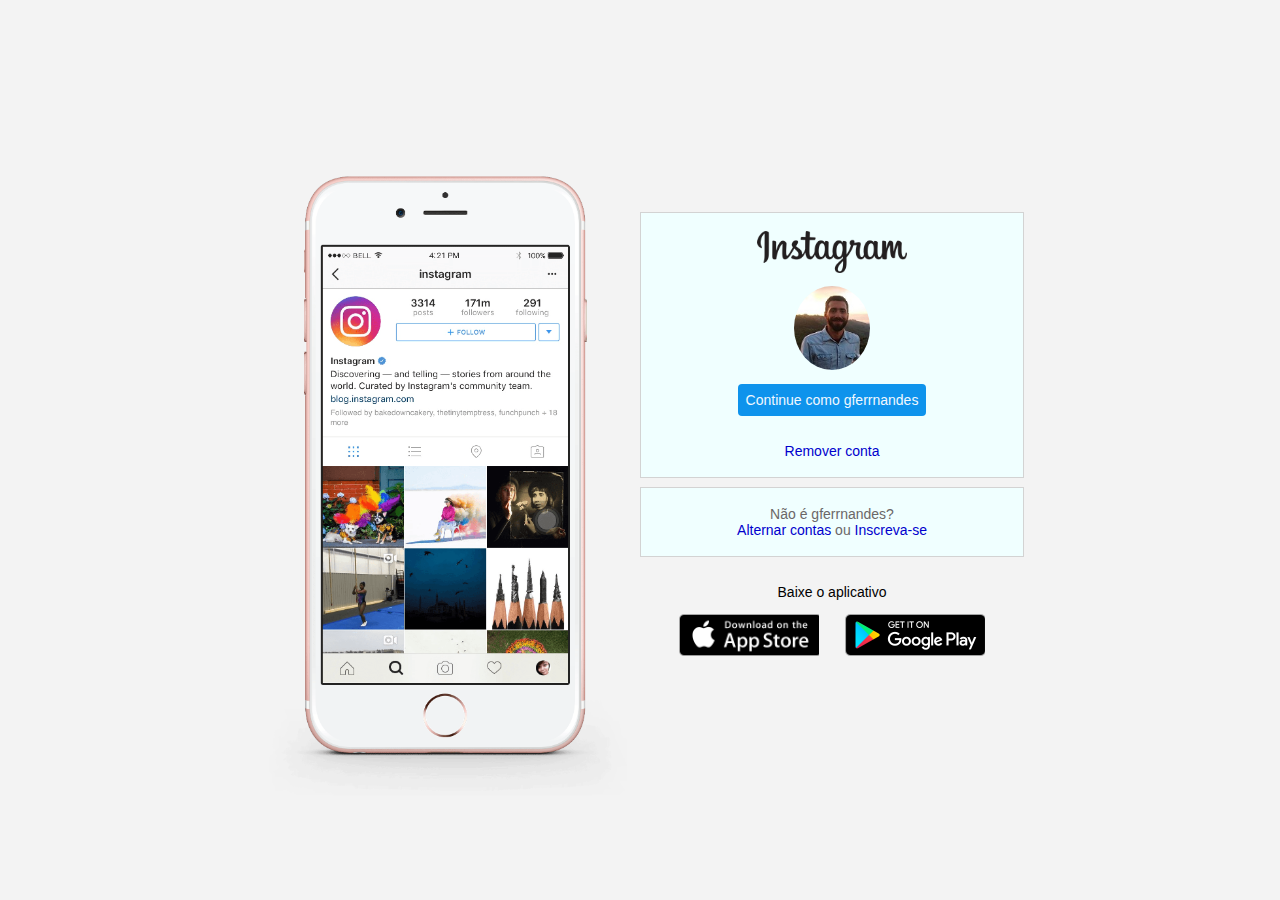
<file: Recriando o Instagram/instagram-dio-master/index.html>
<!DOCTYPE html>
<html lang="en">
<head>
    <meta charset="UTF-8">
    <meta name="viewport" content="width=device-width, initial-scale=1.0">
    <link rel="stylesheet" href="style.css">
    <title>Instagram</title>
</head>
<body>
    <div class="instagram-wrapper">
        <div class="instagram-phone">
            <img src="./img/instagram-celular.png" alt="celular">
        </div>
        <div class="instagram-continue">
            <div class="group">
                <img src="./img/instagram-logo.png" class="instagram-logo" alt="instagram logo">
                <div class="profile-photo">
                    <img src="./img/perfil3-instagram.jpg" alt="foto de perfil">
                </div>
                <a href="#" class="instagram-login">Continue como gferrnandes</a>
                <a href="#" class="instagram-logout">Remover conta</a>
            </div>
            <div class="group">
               <p class="not-account">Não é gferrnandes?</p>
                <p class="not-account">
                    <span class="link-blue">Alternar contas</span>
                    ou
                    <span class="link-blue">Inscreva-se</span>
                </p>
            </div>
            <div class="get-the-app">
                <p class="get-app">Baixe o aplicativo</p>
                <div class="download">
                    <a href="#" class="app-download"></a>
                    <a href="#" class="app-download"></a>
                </div>
            </div>
        </div>
    </div>
</body>
</html>
</file>
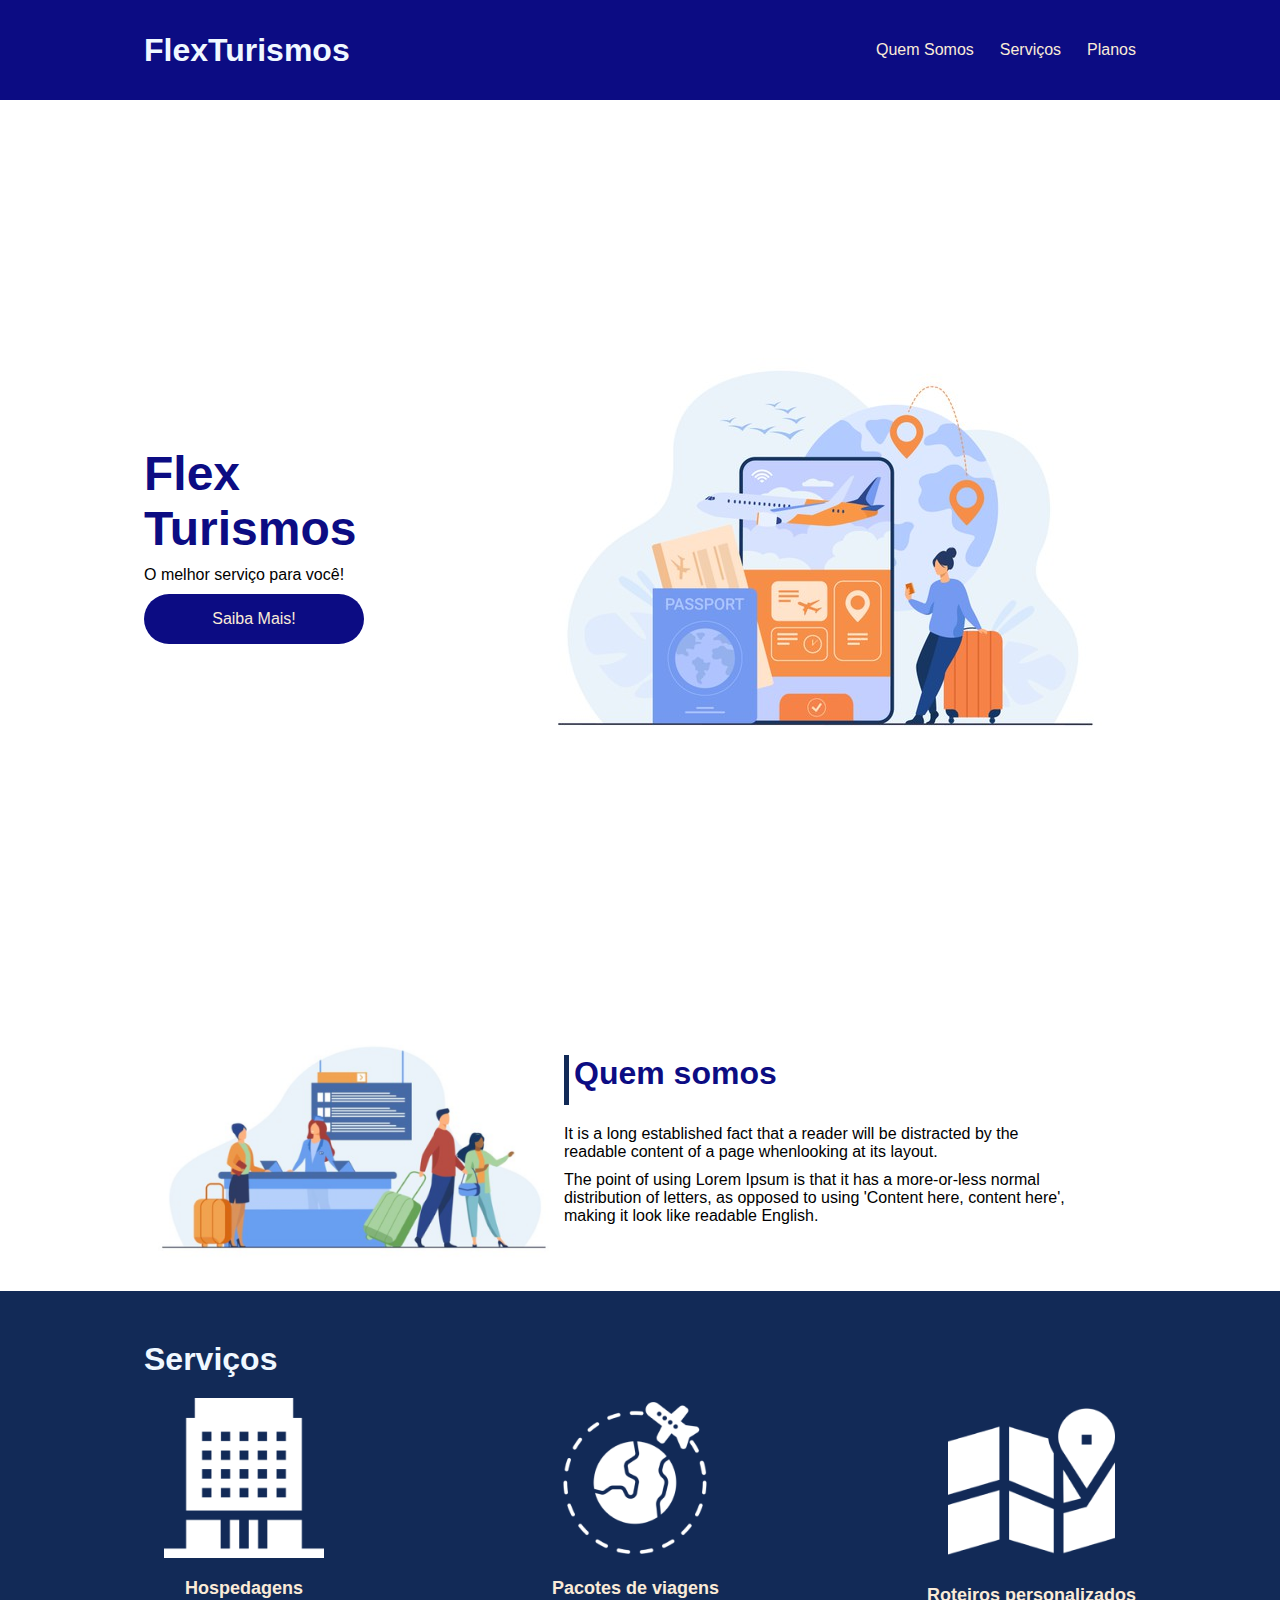
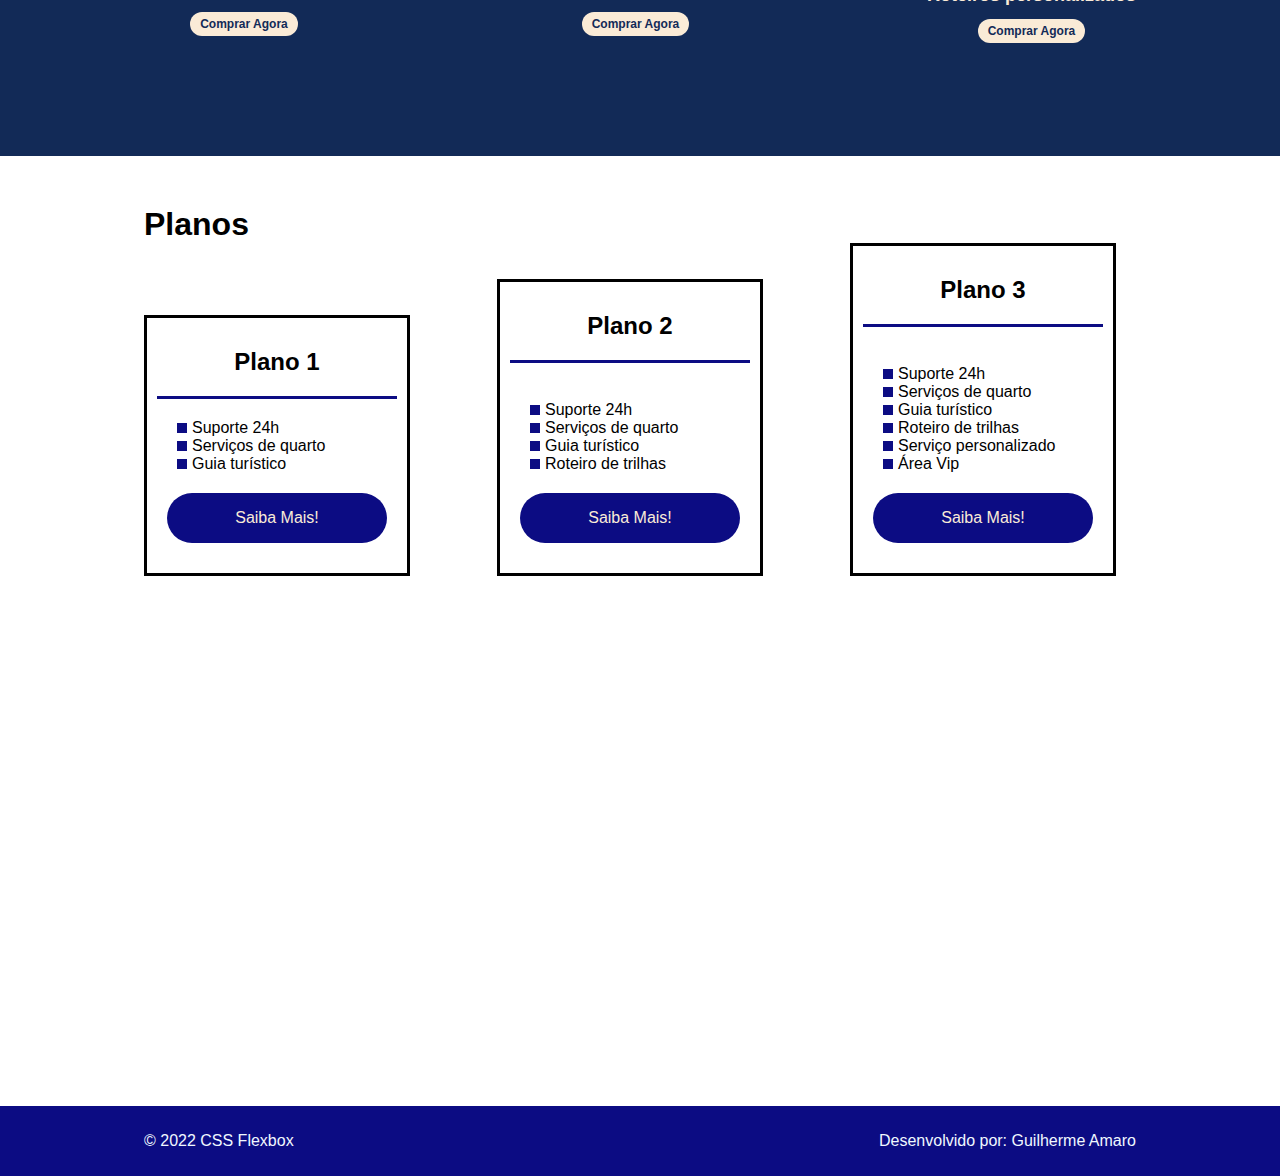
<file: ProjetoFlexbox/project-flexbox-dio-master/flex-projeto/index.html>
<!DOCTYPE html>
<html lang="pt-br">


<head>
    <meta charset="UTF-8">
    <meta name="viewport" content="width=device-width, initial-scale=1.0">
    <title>Flex Turismos</title>
    <link rel="stylesheet" href="./style.css">
</head>


<body>
    <header>
      <div class="flex-container menu">
        <div><h1>FlexTurismos</h1></div>
        <ul class="list-items">
            <li><a href="#quem-somos">Quem Somos</a></li>
            <li><a href="#servicos">Serviços</a></li>
            <li><a href="#planos">Planos</a></li>
      </div>
        </ul>
        
    </header>


    <div class="flex-container apresentacao">
        <div class="texto-apresentacao">
            <h1>Flex <br>Turismos</h1>
            <p>O melhor serviço para você!</p>
            <a href="">Saiba Mais!</a>
        </div>


        <div>
            <div><img src="./images/0-main.png" alt="banner de apresentação"></div>
        </div>
    </div>


    <div class="flex-container" id="quem-somos">
        <div>
            <h2>Quem somos</h2>
            <p>It is a long established fact that a reader will be distracted by the readable content of a page whenlooking at its layout. </p>
            <p>The point of using Lorem Ipsum is that it has a more-or-less normal distribution of letters, as opposed to using 'Content here, content here', making it look like readable English.</p>
        </div>
        <div>
            <img src="./images/1-quem-somos.png" alt="balcão de atendimento">
        </div>
    </div>

    <div class="container-externo">
    <div class="flex-container" id="servicos">
        <div>
            <h2>Serviços</h2>
        </div>


        <div class="list-servicos">
            <div class="item-servico">
                <div><img src="./images/icon-2.png" alt="hospedagens"></div>
                <p>Hospedagens</p>
                <a href="#">Comprar Agora</a>
            </div>


            <div class="item-servico">
                <div><img src="./images/icon-1.png" alt="pacote de viagens"></div>
                <p>Pacotes de viagens</p>
                <a href="#">Comprar Agora</a>
            </div>


            <div class="item-servico">
                <div><img src="./images/icon-3.png" alt="roteiros personalizados"></div>
                <p>Roteiros personalizados</p>
                <a href="#">Comprar Agora</a>
            </div>
        </div>
    </div>
</div>

    <div class="flex-container" id="planos">
        <div><h2>Planos</h2></div>
        <div class="list-planos">
            <div class="item-plano">
                <h3>Plano 1</h3>
                <ul>
                    <li>Suporte 24h</li>
                    <li>Serviços de quarto</li>
                    <li>Guia turístico</li>
                </ul>
                <a href="#"  class="btn">Saiba Mais!</a>
            </div>
    
    
            <div class="item-plano">
                <h3>Plano 2</h3>
                <br>
                <ul>
                    <li>Suporte 24h</li>
                    <li>Serviços de quarto</li>
                    <li>Guia turístico</li>
                    <li>Roteiro de trilhas</li>
                    
                </ul>
                <a href="#" class="btn">Saiba Mais!</a>
            </div>
    
    
            <div class="item-plano">
                <h3>Plano 3</h3>
                <br>
                <ul>
                    <li>Suporte 24h</li>
                    <li>Serviços de quarto</li>
                    <li>Guia turístico</li>
                    <li>Roteiro de trilhas</li>
                    <li>Serviço personalizado</li>
                    <li>Área Vip</li>
                </ul>
                <a href="#"  class="btn">Saiba Mais!</a>
            </div>
        </div>
        </div>

    <footer>
        <div class="flex-container footer">
            <p>&copy; 2022 CSS Flexbox</p>
            <p>Desenvolvido por: Guilherme Amaro</p>
        </div>
       
    </footer>
</body>
</html>
</file>
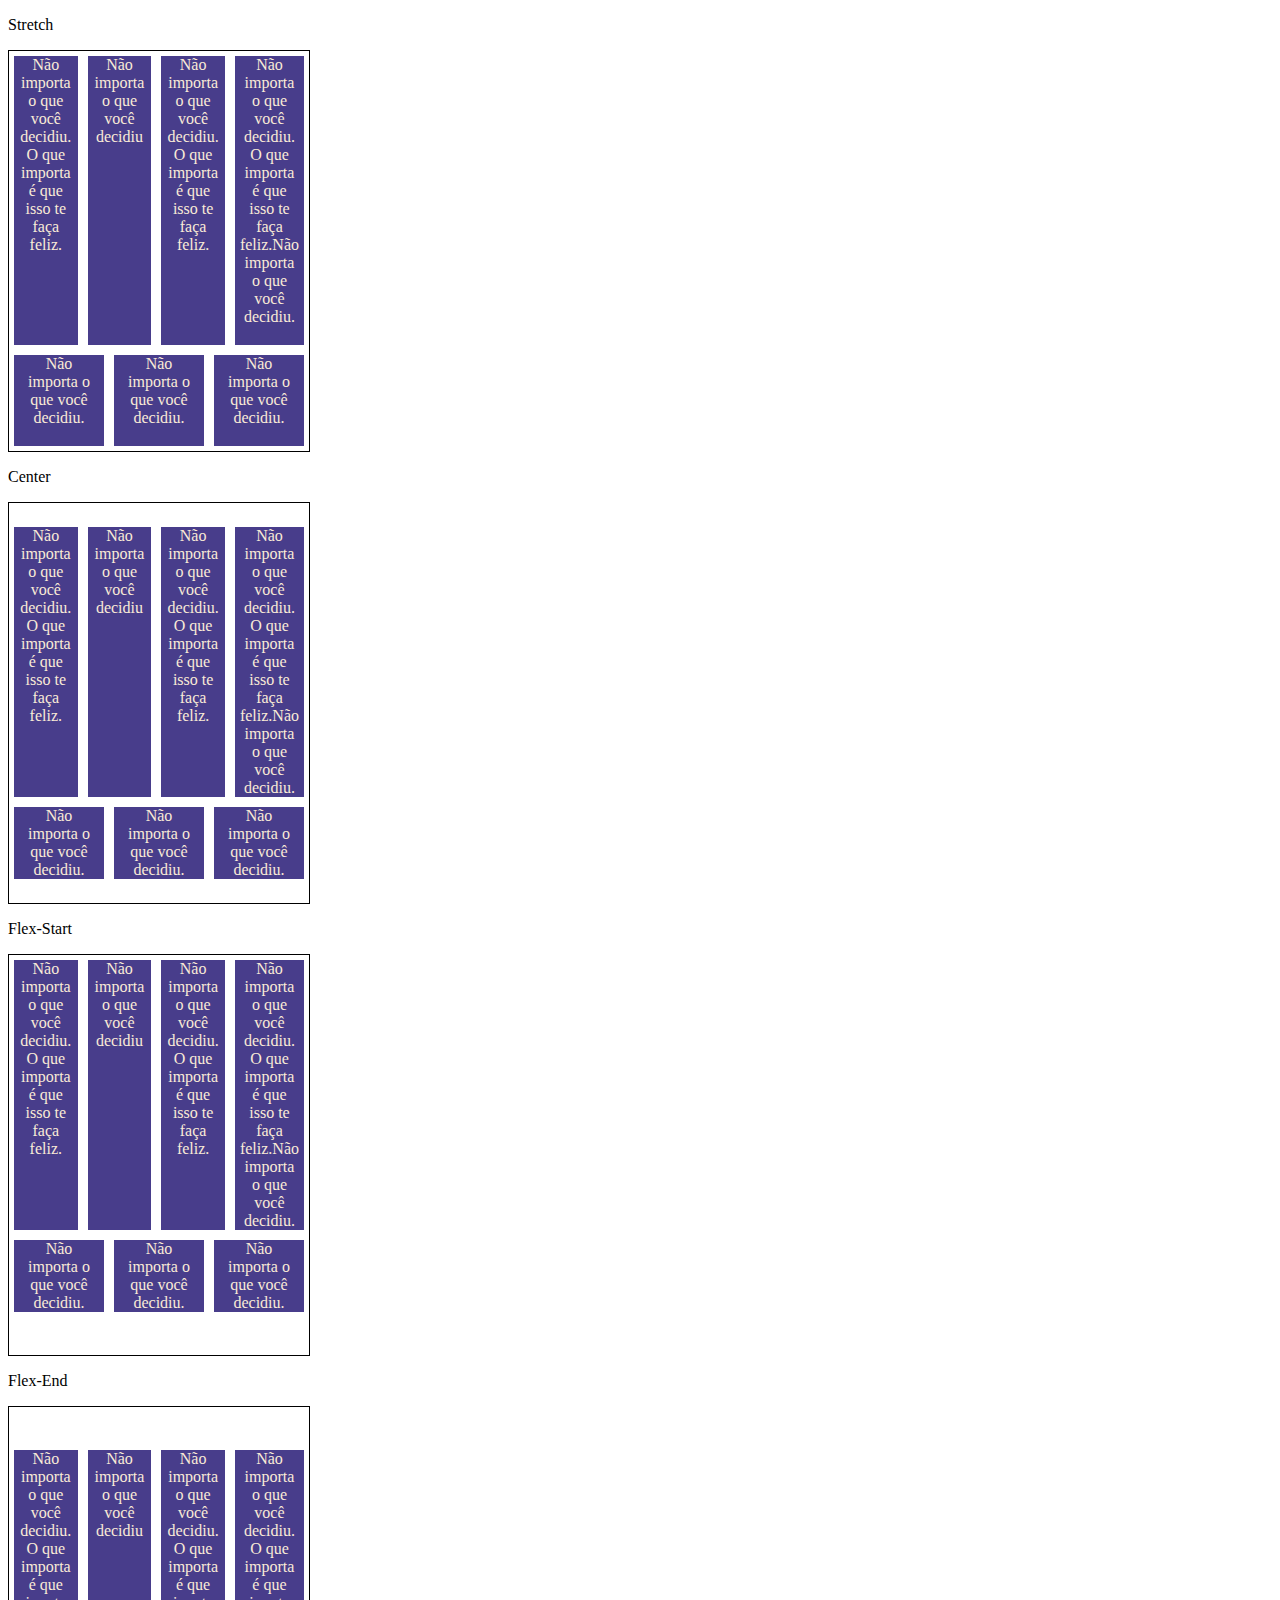
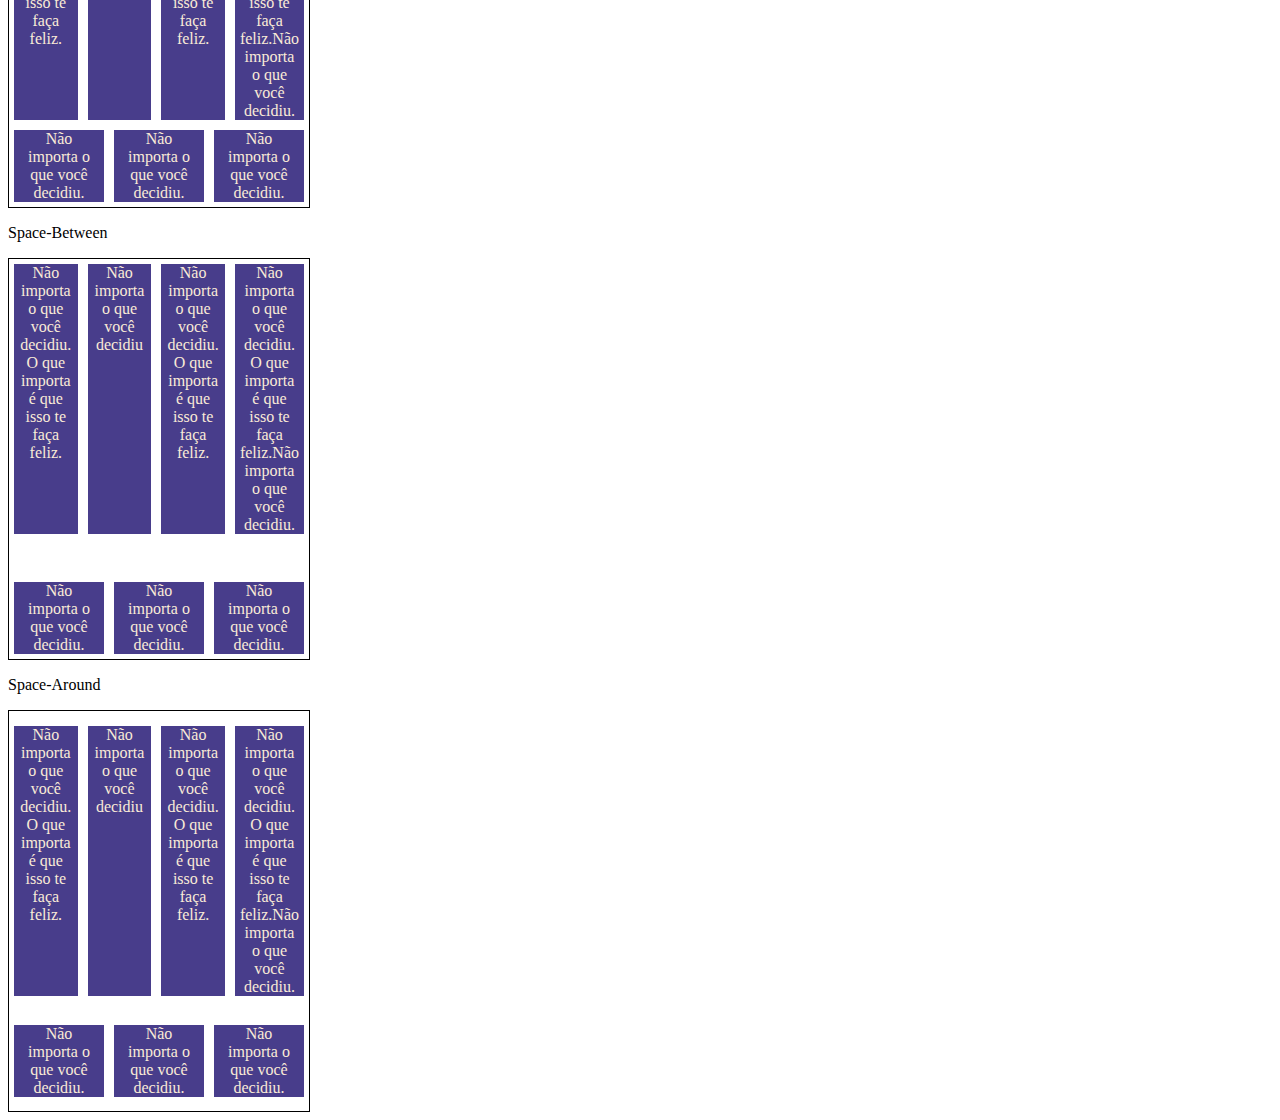
<file: CSS/aligncontent.html>
<!DOCTYPE html>
<html lang="en">
<head>
    <meta charset="UTF-8">
    <meta http-equiv="X-UA-Compatible" content="IE=edge">
    <meta name="viewport" content="width=device-width, initial-scale=1.0">
    <title>Align Content</title>
    <style>
        .container{
            height: 400px;
            max-width: 300px;
            display: flex;
            flex-wrap: wrap;
            border: 1px solid black;

        }
        .item{
            background-color: darkslateblue;
            padding: 0 5px;
            margin: 5px;
            flex: 1;
            text-align: center;
            color: antiquewhite;
           
        }
        .stretch{
            align-content: stretch;
        }
        .center{
            align-content: center;
        }
        .flex-start{
            align-content: flex-start;
        }
        .flex-end{
            align-content: flex-end;
        }
        .space-between{
            align-content: space-between;
        }
        .space-around{
            align-content: space-around;
        }
        </style>
</head>
<body>
    <p>Stretch</p>
    <div class="container stretch">
        <div class="item">Não importa o que você decidiu. O que importa é que isso te faça feliz.</div>
        <div class="item">Não importa o que você decidiu</div>
        <div class="item">Não importa o que você decidiu. O que importa é que isso te faça feliz.</div>
        <div class="item">Não importa o que você decidiu. O que importa é que isso te faça feliz.Não importa o que você decidiu. </div>
        <div class="item">Não importa o que você decidiu.</div>
        <div class="item">Não importa o que você decidiu.</div>
        <div class="item">Não importa o que você decidiu.</div>
    </div>
    <p>Center</p>
    <div class="container center">
        <div class="item">Não importa o que você decidiu. O que importa é que isso te faça feliz.</div>
        <div class="item">Não importa o que você decidiu</div>
        <div class="item">Não importa o que você decidiu. O que importa é que isso te faça feliz.</div>
        <div class="item">Não importa o que você decidiu. O que importa é que isso te faça feliz.Não importa o que você decidiu. </div>
        <div class="item">Não importa o que você decidiu.</div>
        <div class="item">Não importa o que você decidiu.</div>
        <div class="item">Não importa o que você decidiu.</div>
    </div>
    <p>Flex-Start</p>
    <div class="container flex-start">
        <div class="item">Não importa o que você decidiu. O que importa é que isso te faça feliz.</div>
        <div class="item">Não importa o que você decidiu</div>
        <div class="item">Não importa o que você decidiu. O que importa é que isso te faça feliz.</div>
        <div class="item">Não importa o que você decidiu. O que importa é que isso te faça feliz.Não importa o que você decidiu. </div>
        <div class="item">Não importa o que você decidiu.</div>
        <div class="item">Não importa o que você decidiu.</div>
        <div class="item">Não importa o que você decidiu.</div>
    </div>
    <p>Flex-End</p>
    <div class="container flex-end">
        <div class="item">Não importa o que você decidiu. O que importa é que isso te faça feliz.</div>
        <div class="item">Não importa o que você decidiu</div>
        <div class="item">Não importa o que você decidiu. O que importa é que isso te faça feliz.</div>
        <div class="item">Não importa o que você decidiu. O que importa é que isso te faça feliz.Não importa o que você decidiu. </div>
        <div class="item">Não importa o que você decidiu.</div>
        <div class="item">Não importa o que você decidiu.</div>
        <div class="item">Não importa o que você decidiu.</div>
    </div>
    <p>Space-Between</p>
    <div class="container space-between">
        <div class="item">Não importa o que você decidiu. O que importa é que isso te faça feliz.</div>
        <div class="item">Não importa o que você decidiu</div>
        <div class="item">Não importa o que você decidiu. O que importa é que isso te faça feliz.</div>
        <div class="item">Não importa o que você decidiu. O que importa é que isso te faça feliz.Não importa o que você decidiu. </div>
        <div class="item">Não importa o que você decidiu.</div>
        <div class="item">Não importa o que você decidiu.</div>
        <div class="item">Não importa o que você decidiu.</div>
    </div>
    <p>Space-Around</p>
    <div class="container space-around">
        <div class="item">Não importa o que você decidiu. O que importa é que isso te faça feliz.</div>
        <div class="item">Não importa o que você decidiu</div>
        <div class="item">Não importa o que você decidiu. O que importa é que isso te faça feliz.</div>
        <div class="item">Não importa o que você decidiu. O que importa é que isso te faça feliz.Não importa o que você decidiu. </div>
        <div class="item">Não importa o que você decidiu.</div>
        <div class="item">Não importa o que você decidiu.</div>
        <div class="item">Não importa o que você decidiu.</div>
    </div>
</body>
</html>
</file>
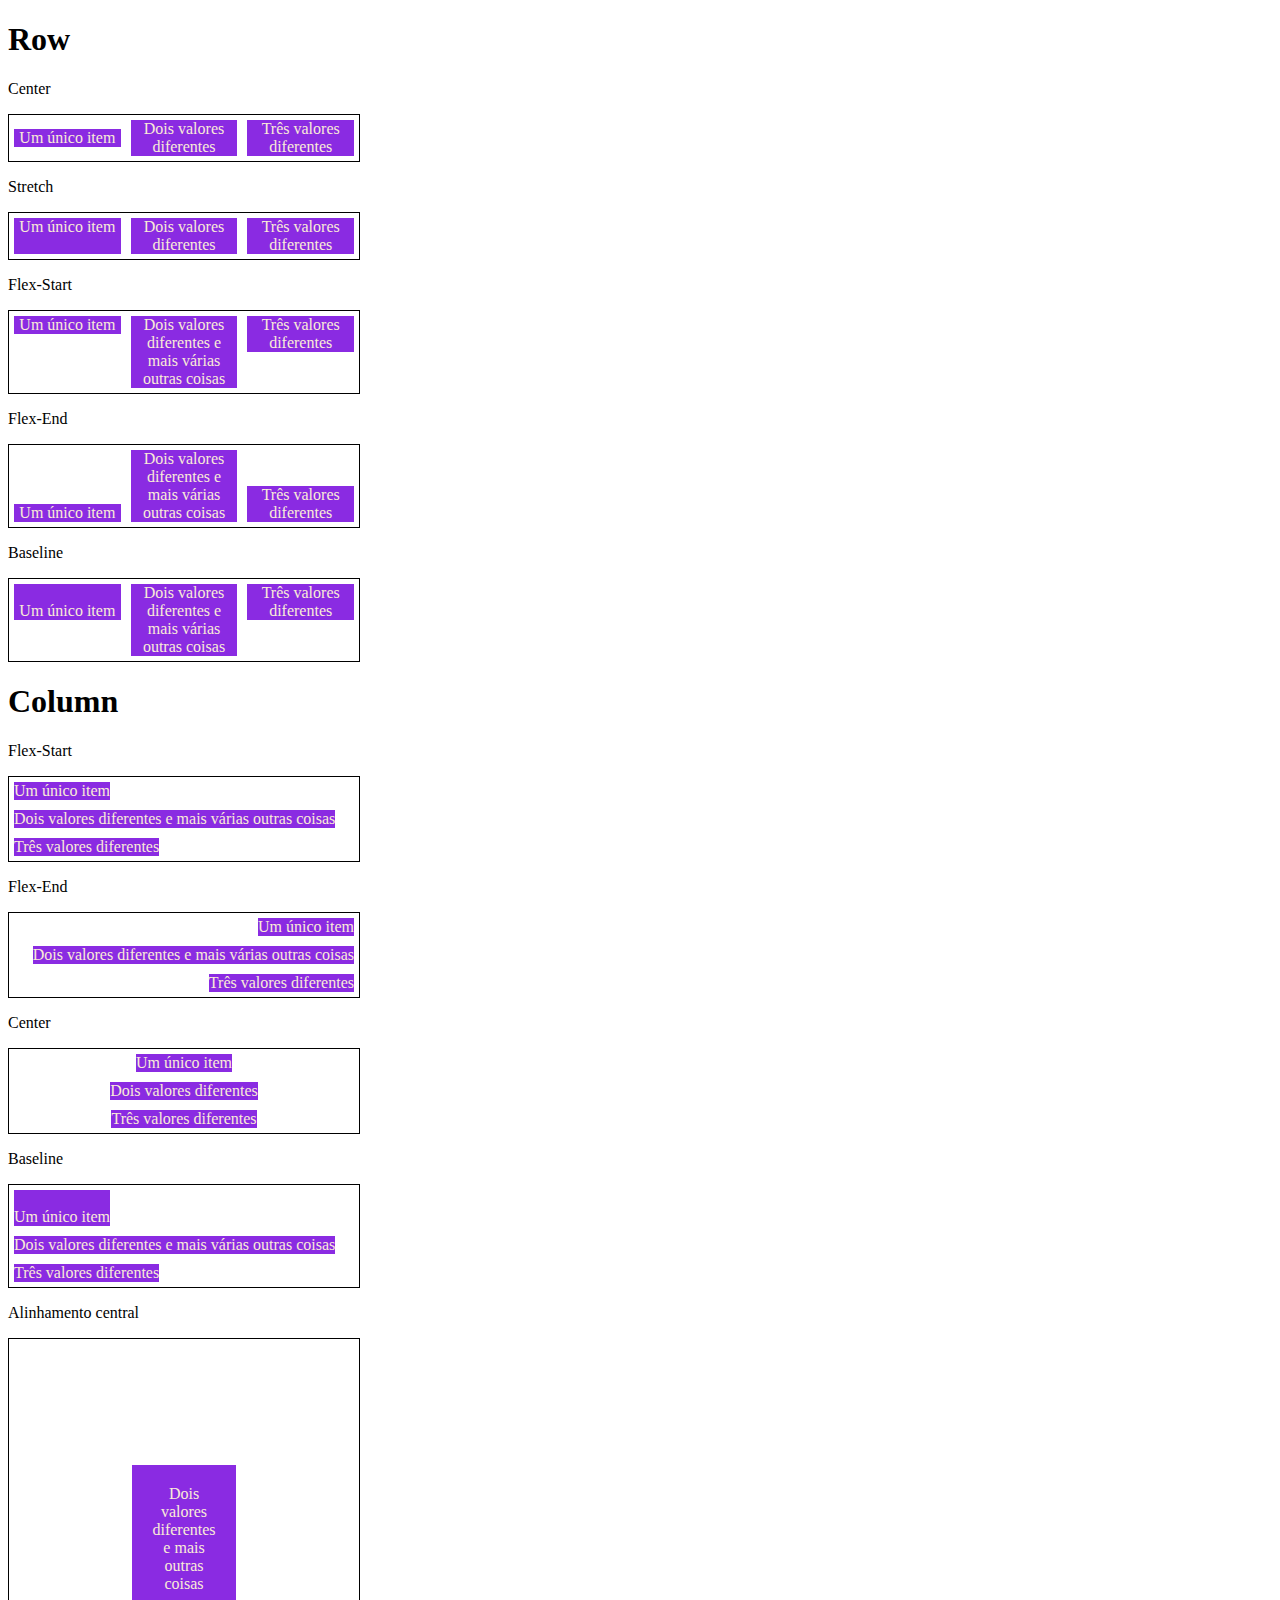
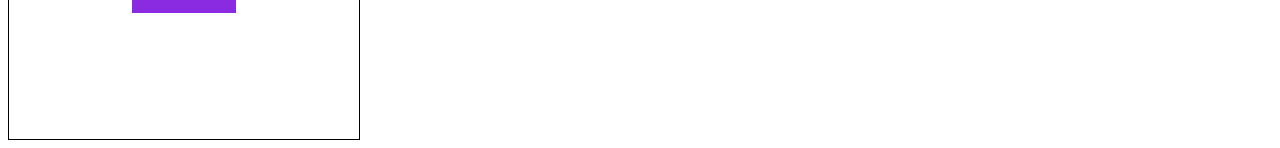
<file: CSS/alignitems.html>
<!DOCTYPE html>
<html lang="en">
<head>
    <meta charset="UTF-8">
    <meta http-equiv="X-UA-Compatible" content="IE=edge">
    <meta name="viewport" content="width=device-width, initial-scale=1.0">
    <title>Align Items</title>
    <style>
        .container{
            max-width: 350px;
            border: 1px solid black;
            display: flex;
        }
        .item{
        background-color: blueviolet;
        margin: 5px;
        color: antiquewhite;
        text-align: center;
        flex: 1;
    }
    .flex{
        flex: 1;
    }
    .center{
        align-items: center;
    }
    .stretch{
        align-items: stretch;
    }
    .start{
        align-items: flex-start;
    }
    .end{
        align-items: flex-end;
    }
    .baseline{
        align-items: baseline;
    }
    .column{
        flex-direction: column;
    }
    .central{
        height: 400px;
        justify-content: center;
    }
    .central .item{
        flex:0;
        padding: 20px;
    }
    </style>
</head>
<body>
    <h1>Row</h1>
    <p>Center</p>
    <section class="container center flex">
        <div class="item">Um único item</div>
        <div class="item">Dois valores diferentes </div>
        <div class="item">Três valores diferentes</div>
    </section>

    <p>Stretch</p>
    <section class="container center stretch">
        <div class="item">Um único item</div>
        <div class="item">Dois valores diferentes </div>
        <div class="item">Três valores diferentes</div>
    </section>

    <p>Flex-Start</p>
    <section class="container start">
        <div class="item">Um único item</div>
        <div class="item">Dois valores diferentes e mais várias outras coisas </div>
        <div class="item">Três valores diferentes</div>
    </section>

    <p>Flex-End</p>
    <section class="container end">
        <div class="item">Um único item</div>
        <div class="item">Dois valores diferentes e mais várias outras coisas </div>
        <div class="item">Três valores diferentes</div>
    </section>

    <p>Baseline</p>
    <section class="container baseline">
        <div class="item"><br>Um único item</div>
        <div class="item">Dois valores diferentes e mais várias outras coisas </div>
        <div class="item">Três valores diferentes</div>
    </section>

    <h1>Column</h1>
    <p>Flex-Start</p>
    <section class="container start column">
        <div class="item">Um único item</div>
        <div class="item">Dois valores diferentes e mais várias outras coisas </div>
        <div class="item">Três valores diferentes</div>
    </section>

    <p>Flex-End</p>
    <section class="container end column">
        <div class="item">Um único item</div>
        <div class="item">Dois valores diferentes e mais várias outras coisas </div>
        <div class="item">Três valores diferentes</div>
    </section>

    <p>Center</p>
    <section class="container center column">
        <div class="item">Um único item</div>
        <div class="item">Dois valores diferentes </div>
        <div class="item">Três valores diferentes</div>
    </section>

    <p>Baseline</p>
    <section class="container baseline column">
        <div class="item"><br>Um único item</div>
        <div class="item">Dois valores diferentes e mais várias outras coisas </div>
        <div class="item">Três valores diferentes</div>
    </section>

    <p>Alinhamento central</p>
    <section class="container central center">
        <div class="item">Dois valores diferentes e
             mais  
             outras coisas</div>
    </section>
</body>
</html>
</file>
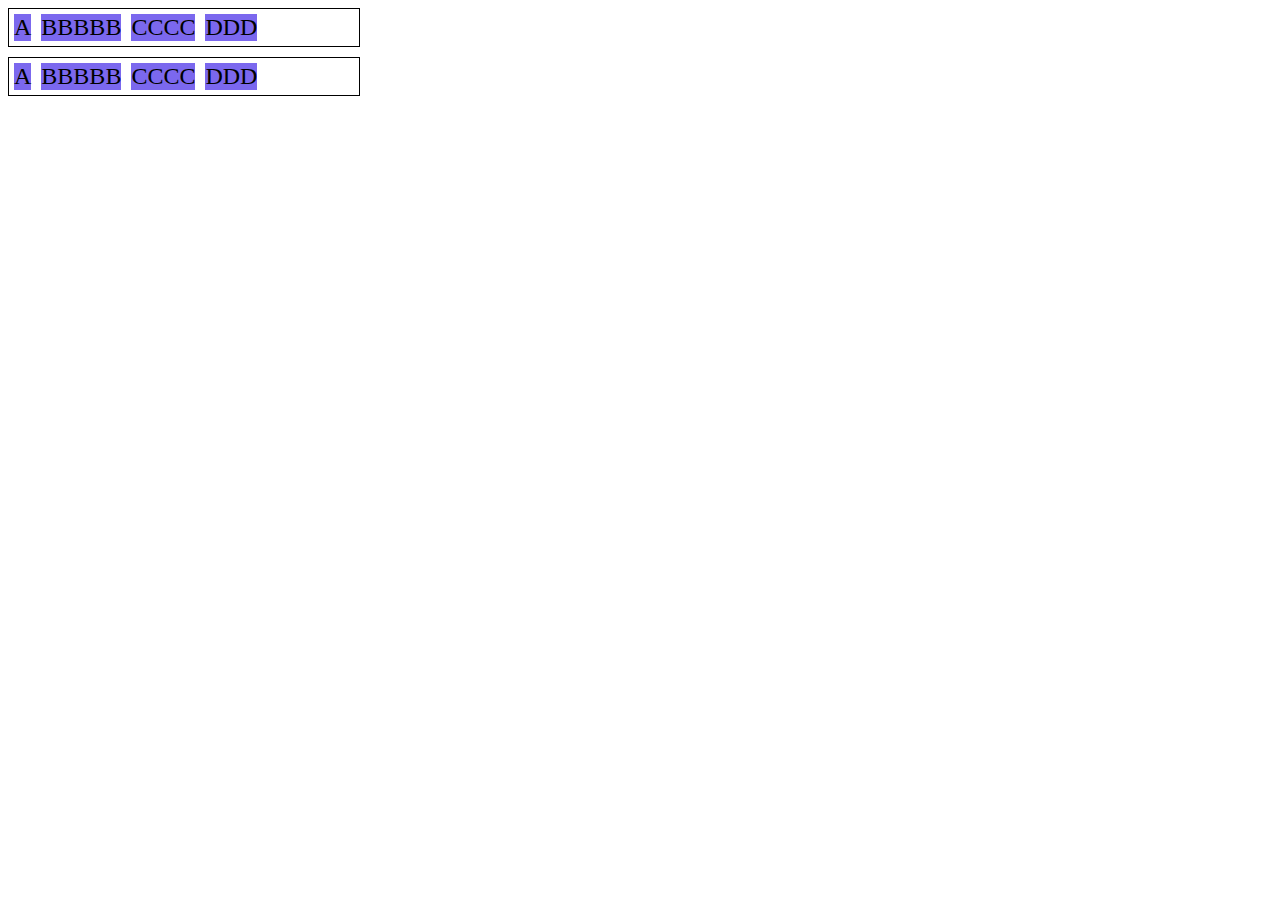
<file: CSS/alignself.html>
<!DOCTYPE html>
<html lang="en">
<head>
    <meta charset="UTF-8">
    <meta http-equiv="X-UA-Compatible" content="IE=edge">
    <meta name="viewport" content="width=device-width, initial-scale=1.0">
    <title>FLEX</title>
    <style>
         .flex-container{
        display: flex;
        border: 1px solid black;
        max-width: 350px;
        margin-bottom: 10px;
      
    }
    .align-container{
        align-items: center;
    }
    .item{
        background-color: mediumslateblue;
        font-size: 24px;
        text-align: center;
        margin: 5px;
    } 
    .center{
        align-self: center;
    }
    .start{
        align-self: flex-start;
    }
    .end{
        align-self: flex-end;
    }
    .baseline{
        align-self: baseline;
    }
    .stretch{
        align-self: stretch;
    }
    .auto{
        align-self: auto;
    }
    </style>
    </head>
    <body>
       
        <section class="flex-container align-container">
            <div class="item auto">A</div>
            <div class="item auto">BBBBB</div>
            <div class="item auto">CCCC</div>
            <div class="item auto">DDD</div>
        </section>
       
        <section class="flex-container">
            <div class="item stretch">A</div>
            <div class="item auto">BBBBB</div>
            <div class="item end">CCCC</div>
            <div class="item start">DDD</div>
          
        </section>

   
    </body>
    </html>
</file>
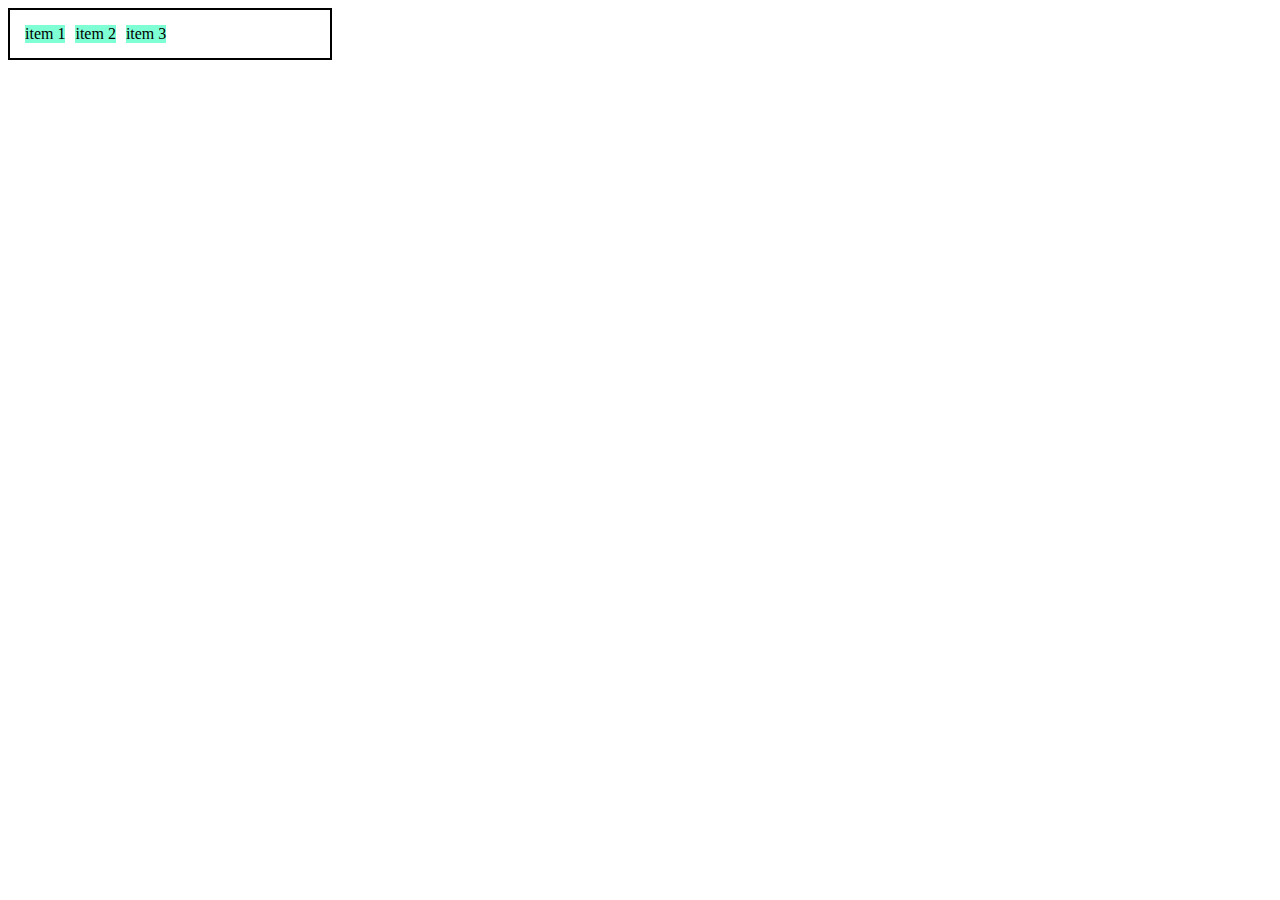
<file: CSS/displayflex.html>
<!DOCTYPE html>
<html lang="en">
<head>
    <meta charset="UTF-8">
    <meta http-equiv="X-UA-Compatible" content="IE=edge">
    <meta name="viewport" content="width=device-width, initial-scale=1.0">
    <title>Fundamentos - display flex</title>
    <style>
        .flex {
            max-width: 300px;
            padding: 10px;
            border: 2px solid black;
            display: flex;
        }
        .item {
            background-color: aquamarine;
            margin: 5px;
        }
    </style>
</head>
<body>
    <div class="flex">
        <div class="item">item 1</div>
        <div class="item">item 2</div>
        <div class="item">item 3</div>
    </div>
</body>
</html>
</file>
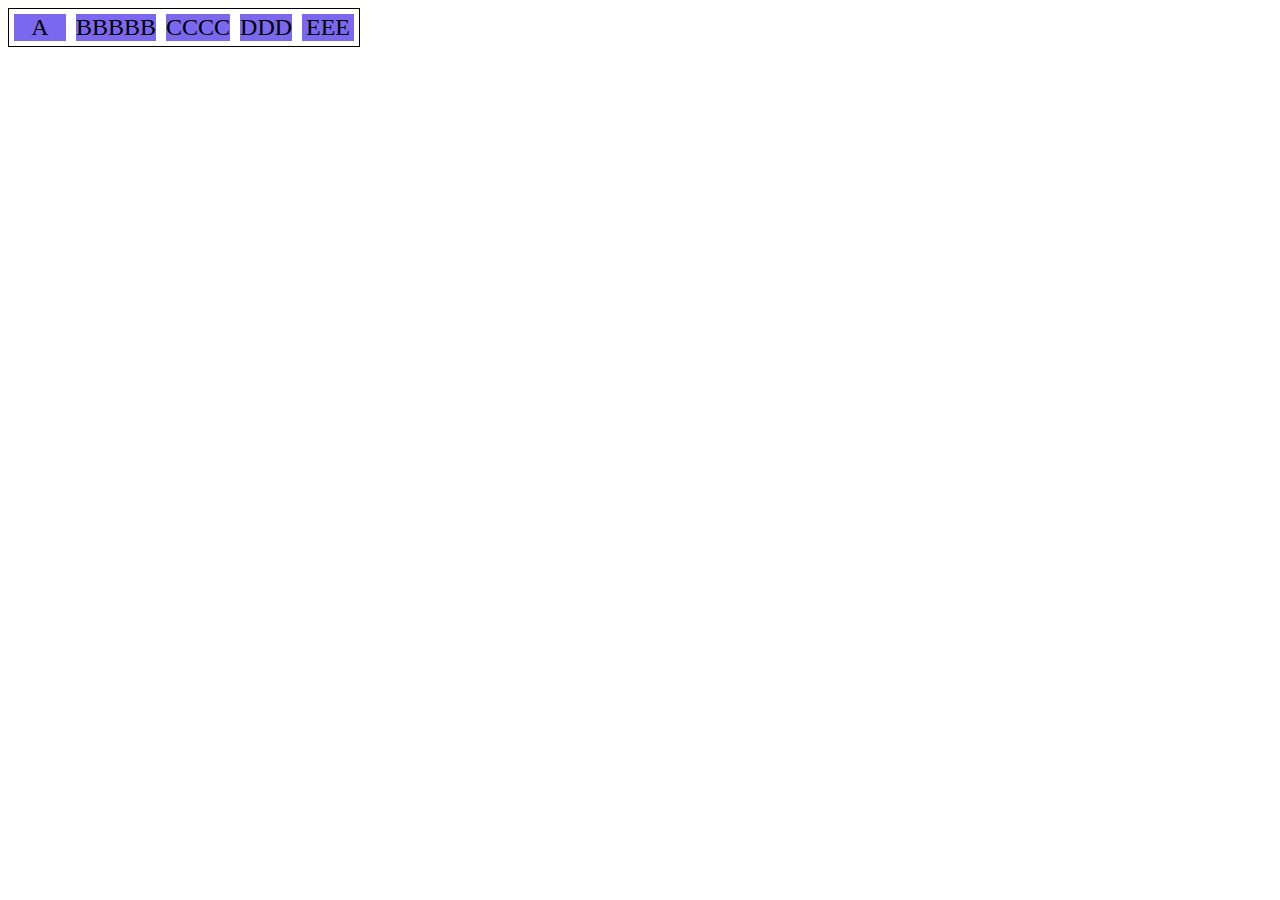
<file: CSS/flex.html>
<!DOCTYPE html>
<html lang="en">
<head>
    <meta charset="UTF-8">
    <meta http-equiv="X-UA-Compatible" content="IE=edge">
    <meta name="viewport" content="width=device-width, initial-scale=1.0">
    <title>FLEX</title>
    <style>
         .flex-container{
        display: flex;
        border: 1px solid black;
        max-width: 350px;
        margin-bottom: 10px;
    }
    .item{
        background-color: mediumslateblue;
        font-size: 24px;
        text-align: center;
        margin: 5px;
    } 
    .flex-1{
        flex:1;
    }
    .flex-2{
        flex:2;
    }
    </style>
  
</head>
<body>
    <div class="flex-container">
        <div class="item flex-2">A</div>
        <div class="item flex-1">BBBBB</div>
        <div class="item flex-2">CCCC</div>
        <div class="item flex-1">DDD</div>
        <div class="item flex-2">EEE</div>
    </div>
</body>
</html>
</file>
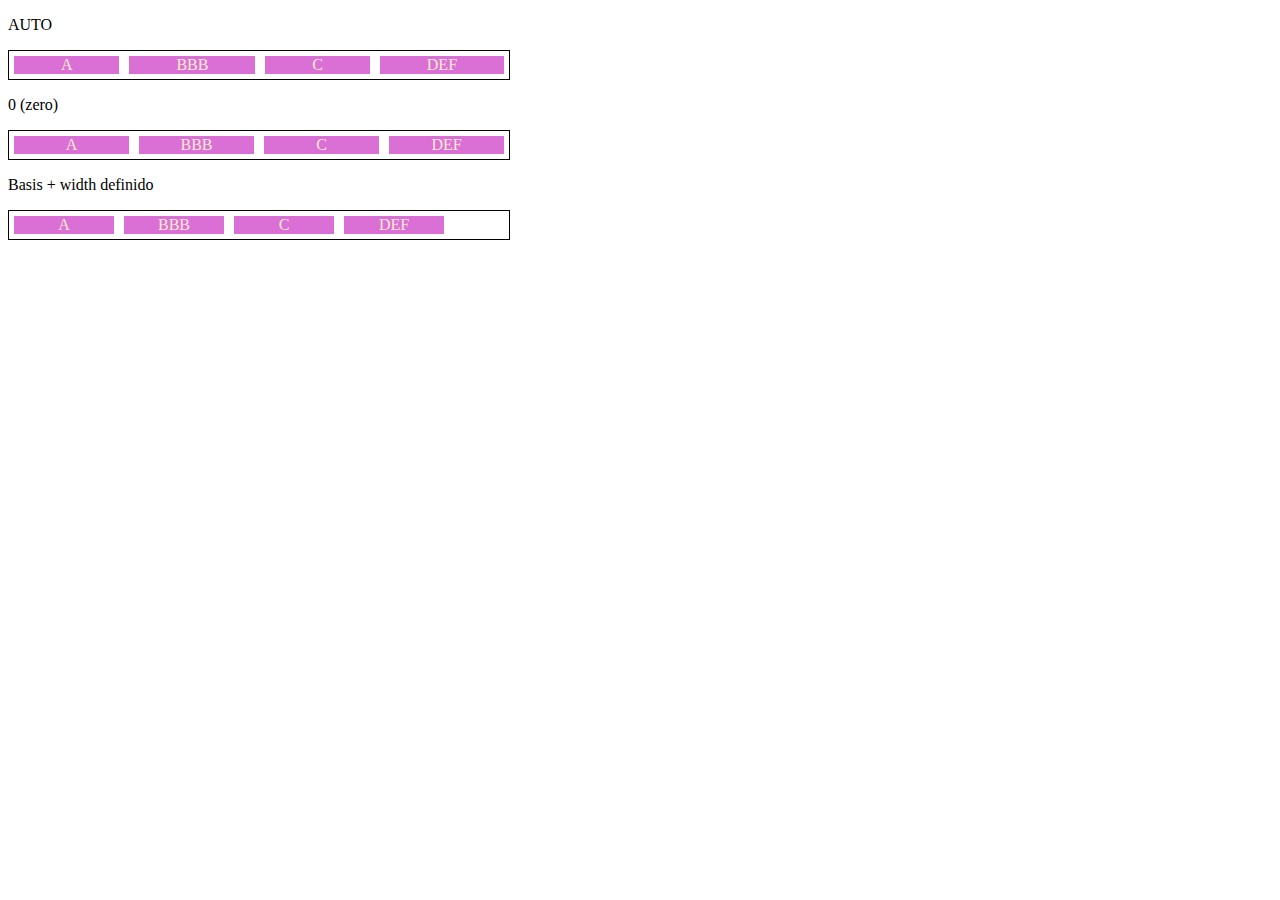
<file: CSS/flexbasis.html>
<!DOCTYPE html>
<html lang="en">
<head>
    <meta charset="UTF-8">
    <meta http-equiv="X-UA-Compatible" content="IE=edge">
    <meta name="viewport" content="width=device-width, initial-scale=1.0">
    <title>Flex Basis</title>
    <style>
        .flex-container{
            max-width: 500px;
            border: 1px solid black;
            display: flex;
        }
        .item{
            background-color: orchid;
            color: blanchedalmond;
            text-align: center;
            margin: 5px;
        }
        .bauto{
            flex-basis: auto;
        }
        .fg-0{
            flex-grow: 0;
        }
        .fg-1{
            flex-grow: 1;
        }
        .b-0{
            flex-basis: 0;
        }
        .w100{
            flex-basis: 100px;
        }
    </style>
</head>
<body>
    <p>AUTO</p>
    <dix class="flex-container">
        <div class="item bauto fg-1">A</div>
        <div class="item bauto fg-1">BBB</div>
        <div class="item bauto fg-1">C</div>
        <div class="item bauto fg-1">DEF</div>
    </dix>

    <p>0 (zero)</p>
    <dix class="flex-container">
        <div class="item b-0 fg-1">A</div>
        <div class="item b-0 fg-1">BBB</div>
        <div class="item b-0 fg-1">C</div>
        <div class="item b-0 fg-1">DEF</div>
    </dix>

    <p>Basis + width definido</p>
    <dix class="flex-container">
        <div class="item w100 fg-0">A</div>
        <div class="item w100 fg-0">BBB</div>
        <div class="item w100 fg-0">C</div>
        <div class="item w100 fg-0">DEF</div>
    </dix>
</body>
</html>
</file>
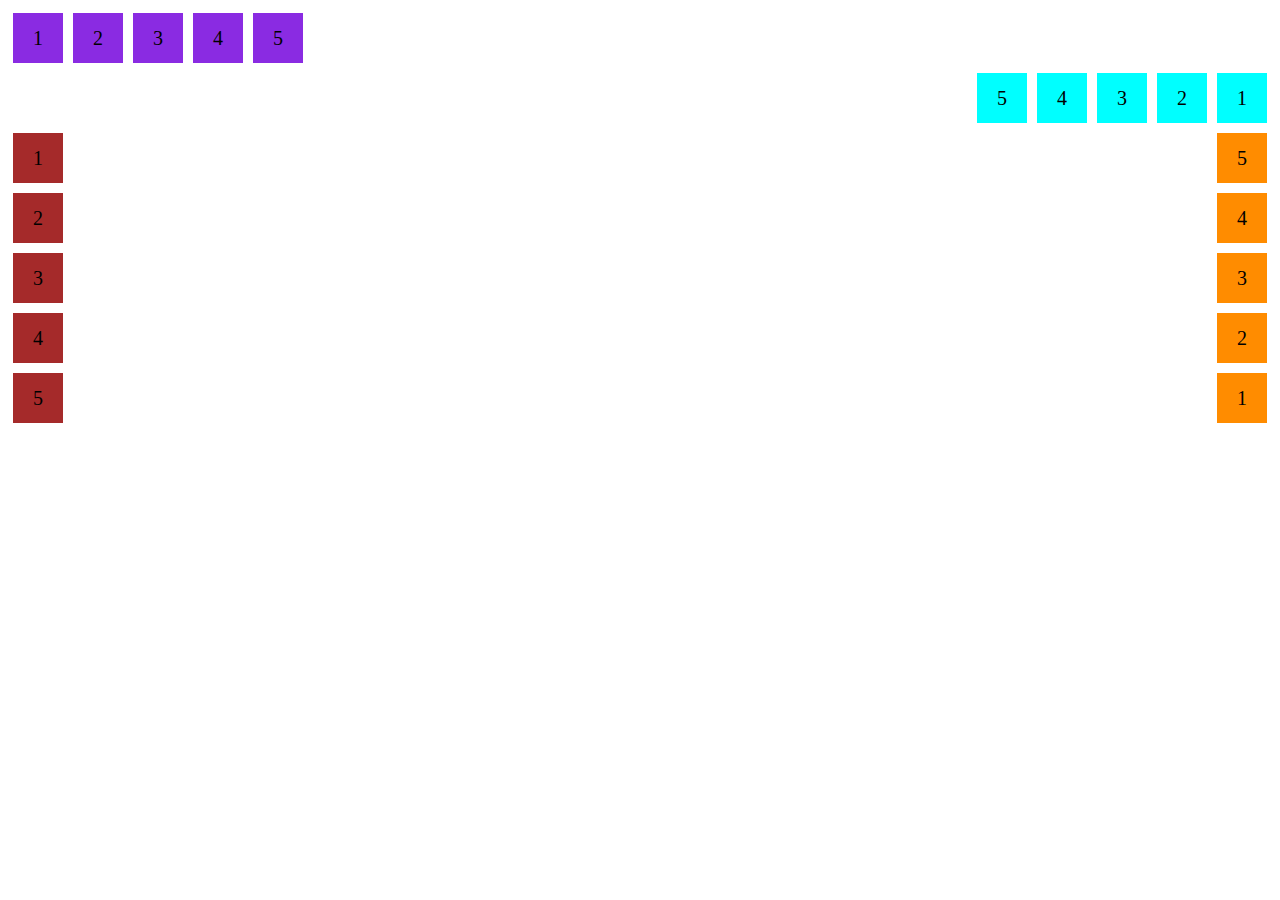
<file: CSS/flexdirection.html>
<!DOCTYPE html>
<html lang="en">
<head>
    <meta charset="UTF-8">
    <meta http-equiv="X-UA-Compatible" content="IE=edge">
    <meta name="viewport" content="width=device-width, initial-scale=1.0">
    <title>Flex Direction</title>

    <style>
        .flex-container{
            margin:0;
            padding:0;
            display: flex;
            list-style: none;
           
        }
        .flex-item{
            background-color: blueviolet;
            height: 50px;
            width: 50px;
            line-height: 50px;
            font-size: 20px;
            color:black;
            text-align: center;
            margin: 5px;

        }
        .row{
            flex-direction: row;
        }
        .row-reverse {
            flex-direction: row-reverse;
        }
        .row-reverse li {
            background-color: aqua;
        }
        .column {
            float: left;
            flex-direction: column;
        }
        .column li {
            background-color: brown;
        }

        .column-reverse {
            float: right;
            flex-direction: column-reverse;
        }
        .column-reverse li {
            background-color: darkorange;
        }
    </style>
</head>
<body>
    <ul class="flex-container row">
        <li class="flex-item">1</li>
        <li class="flex-item">2</li>
        <li class="flex-item">3</li>
        <li class="flex-item">4</li>
        <li class="flex-item">5</li>
    </ul>
    <ul class="flex-container row-reverse">
        <li class="flex-item">1</li>
        <li class="flex-item">2</li>
        <li class="flex-item">3</li>
        <li class="flex-item">4</li>
        <li class="flex-item">5</li>
    </ul>
    <ul class="flex-container column">
        <li class="flex-item">1</li>
        <li class="flex-item">2</li>
        <li class="flex-item">3</li>
        <li class="flex-item">4</li>
        <li class="flex-item">5</li>
    </ul>
    <ul class="flex-container column-reverse">
        <li class="flex-item">1</li>
        <li class="flex-item">2</li>
        <li class="flex-item">3</li>
        <li class="flex-item">4</li>
        <li class="flex-item">5</li>
    </ul>
</body>
</html>
</file>
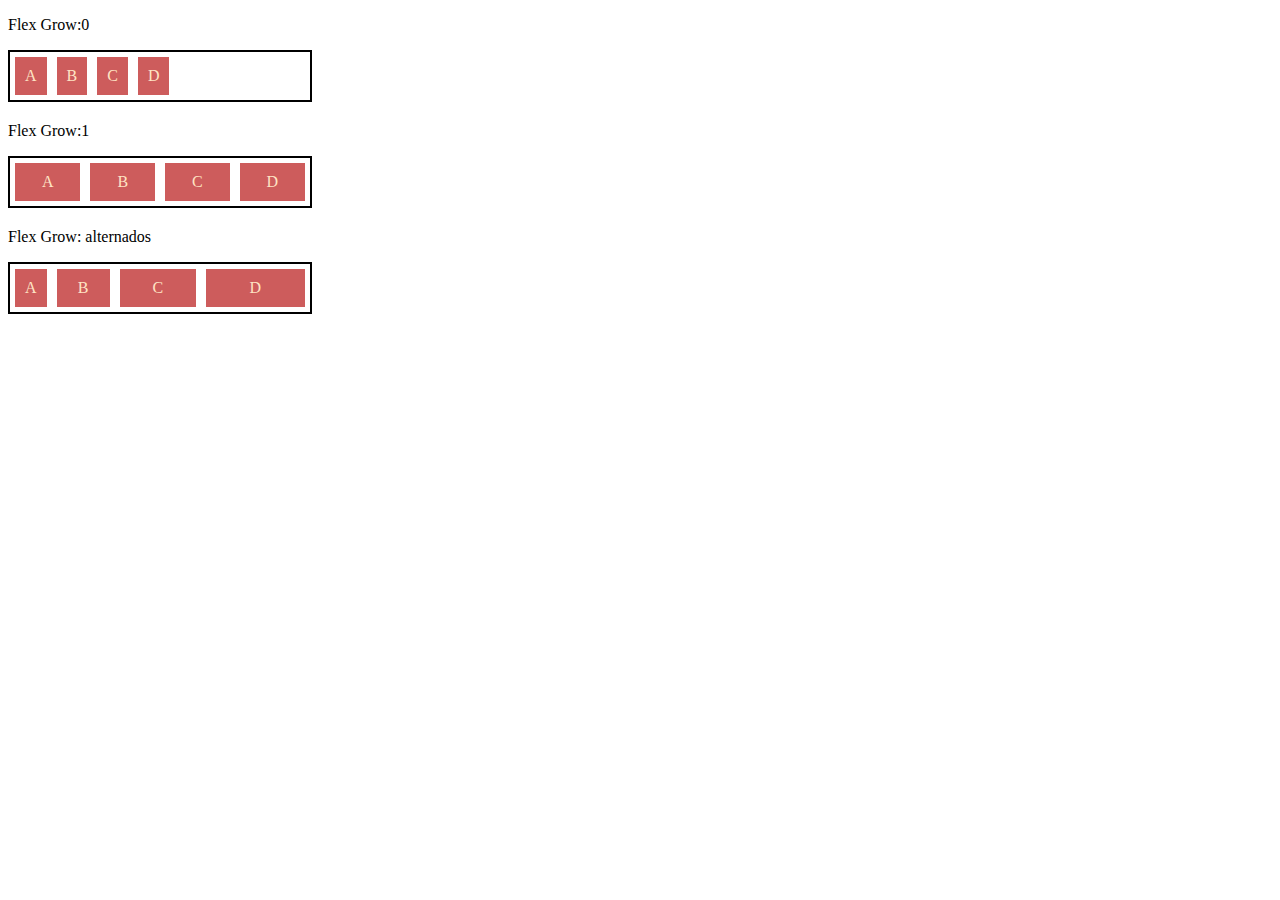
<file: CSS/flexgrow.html>
<!DOCTYPE html>
<html lang="en">
<head>
    <meta charset="UTF-8">
    <meta http-equiv="X-UA-Compatible" content="IE=edge">
    <meta name="viewport" content="width=device-width, initial-scale=1.0">
    <title>Flex Grow</title>
    <style>
        .flex-container{
            display: flex;
            border: 2px solid black;
            max-width: 300px;
            margin-bottom: 20px;
        }
        .item{
            background-color: indianred;
            margin: 5px;
            padding: 10px;
            text-align: center;
            color: bisque;
        }
        .fg-0{
            flex-grow: 0;
        }
        .fg-1{
            flex-grow: 1;
        }
        .fg-2{
            flex-grow: 2;
        }
        .fg-3{
            flex-grow: 3;
        }
    </style>
</head>
<body>
    <p>Flex Grow:0</p>
    <div class="flex-container">
        <div class="item fg-0">A</div>
        <div class="item fg-0">B</div>
        <div class="item fg-0">C</div>
        <div class="item fg-0">D</div>
    </div>
    <p>Flex Grow:1</p>
    <div class="flex-container">
        <div class="item fg-1">A</div>
        <div class="item fg-1">B</div>
        <div class="item fg-1">C</div>
        <div class="item fg-1">D</div>
    </div>
    <p>Flex Grow: alternados</p>
    <div class="flex-container">
        <div class="item fg-0">A</div>
        <div class="item fg-1">B</div>
        <div class="item fg-2">C</div>
        <div class="item fg-3">D</div>
    </div>
</body>
</html>
</file>
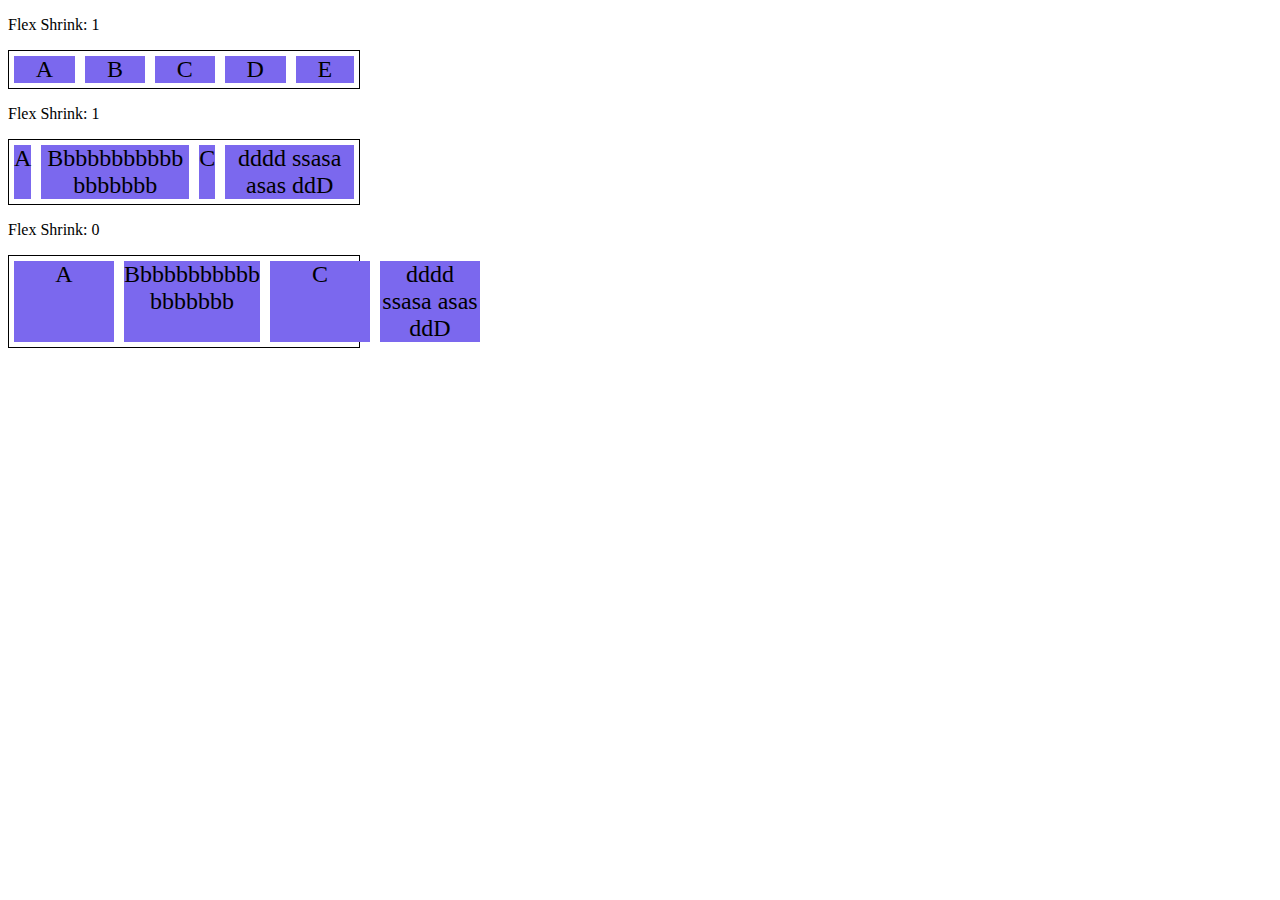
<file: CSS/flexshrink.html>
<!DOCTYPE html>
<html lang="en">
<head>
    <meta charset="UTF-8">
    <meta http-equiv="X-UA-Compatible" content="IE=edge">
    <meta name="viewport" content="width=device-width, initial-scale=1.0">
    <title>Flex Shrink</title>
    <style>
        .flex-container{
            display: flex;
            border: 1px solid black;
            max-width: 350px;
            margin-bottom: 10px;
        }
        .item{
            background-color: mediumslateblue;
            font-size: 24px;
            text-align: center;
            margin: 5px;
        }
        .s-1{
            flex-shrink: 1;
        }
        .fg-1{
            flex-grow: 1;
        }
        .s-0{
            flex-shrink: 0;
            flex-basis: 100px;
        }
    </style>
</head>
<body>
    <p>Flex Shrink: 1</p>
    <div class="flex-container">
        <div class="item s-1 fg-1">A</div>
        <div class="item s-1 fg-1">B</div>
        <div class="item s-1 fg-1">C</div>
        <div class="item s-1 fg-1">D</div>
        <div class="item s-1 fg-1">E</div>
    </div>

    <p>Flex Shrink: 1</p>
    <div class="flex-container">
        <div class="item s-1 fg-1">A</div>
        <div class="item s-1 fg-1">Bbbbbbbbbbb  bbbbbbb</div>
        <div class="item s-1 fg-1">C</div>
        <div class="item s-1 fg-1">dddd ssasa asas ddD</div>
        
    </div>

    <p>Flex Shrink: 0</p>
    <div class="flex-container">
        <div class="item s-0 fg-1">A</div>
        <div class="item s-0 fg-1">Bbbbbbbbbbb  bbbbbbb</div>
        <div class="item s-0 fg-1">C</div>
        <div class="item s-0 fg-1">dddd ssasa asas ddD</div>
        
    </div>
</body>
</html>
</file>
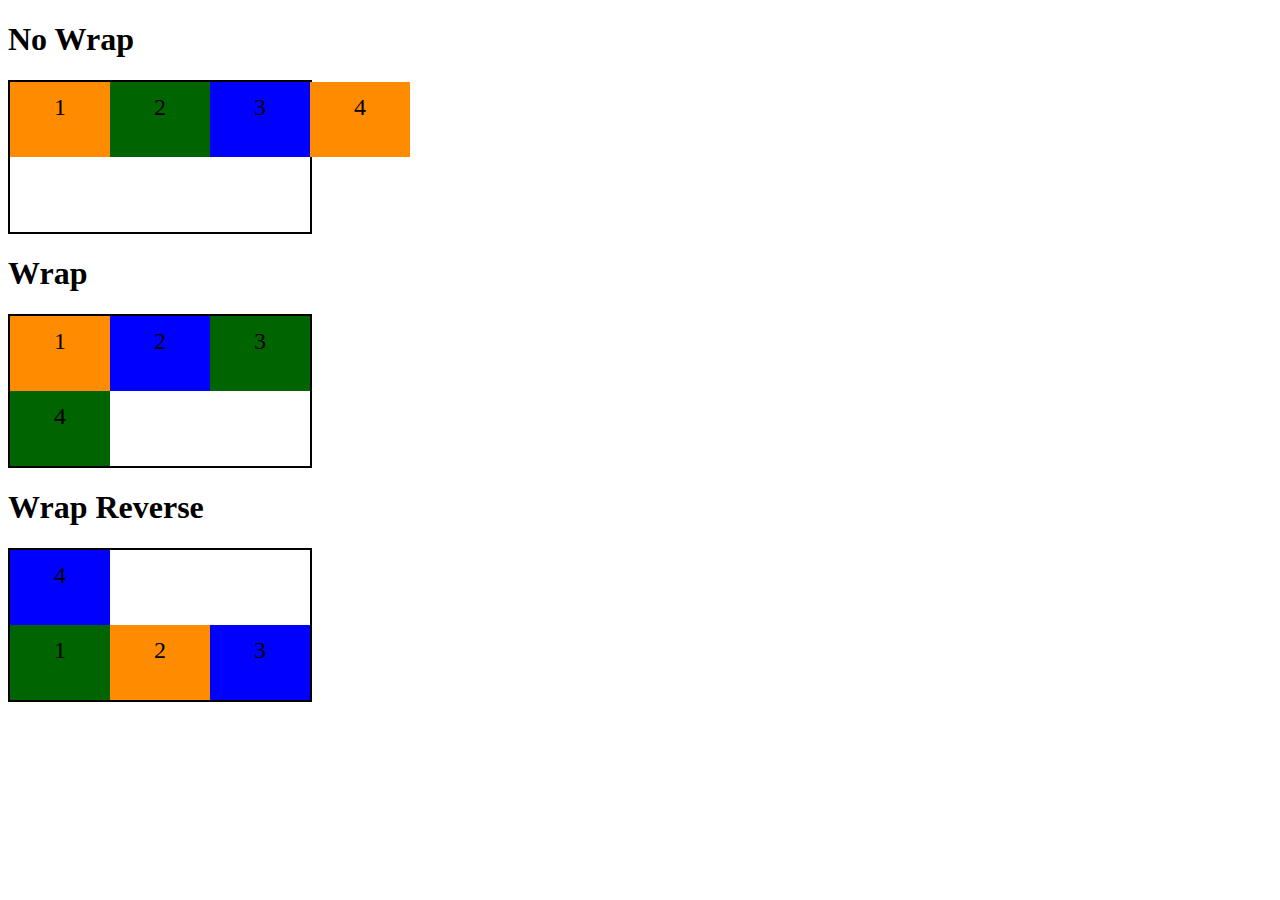
<file: CSS/flexwrap.html>
<!DOCTYPE html>
<html lang="en">
<head>
    <meta charset="UTF-8">
    <meta http-equiv="X-UA-Compatible" content="IE=edge">
    <meta name="viewport" content="width=device-width, initial-scale=1.0">
    <title>Flex Wrap</title>
    <style>
        .flex-container{
            display: flex;
            height: 150px;
            border: 2px solid black;
            max-width: 300px;
        }
        .item{
            font-size: 24px;
            height: 50%;
            text-align: center;
            min-width: 100px;
            line-height: 50px;
        }
        .nowrap{
            flex-wrap: nowrap;
        }
        .wrap{
            flex-wrap: wrap;
        }
        .wrap-reverse{
            flex-wrap:wrap-reverse;
        }
        .blue{
            background-color: blue;
        }
        .green{
            background-color: darkgreen;
        }
        .orange{
            background-color: darkorange;
        }
    </style>
</head>
<body>
    <h1>No Wrap</h1>
    <div class="flex-container nowrap">
        <div class="item orange">1</div>
        <div class="item green">2</div>
        <div class="item blue">3</div>
        <div class="item orange">4</div>
    </div>
    <h1>Wrap</h1>
    <div class="flex-container wrap">
        <div class="item orange">1</div>
        <div class="item blue">2</div>
        <div class="item green">3</div>
        <div class="item green">4</div>
    </div>

    <h1>Wrap Reverse </h1>
    <div class="flex-container wrap-reverse">
        <div class="item green">1</div>
        <div class="item orange">2</div>
        <div class="item blue">3</div>
        <div class="item blue">4</div>
    </div>
</body>
</html>
</file>
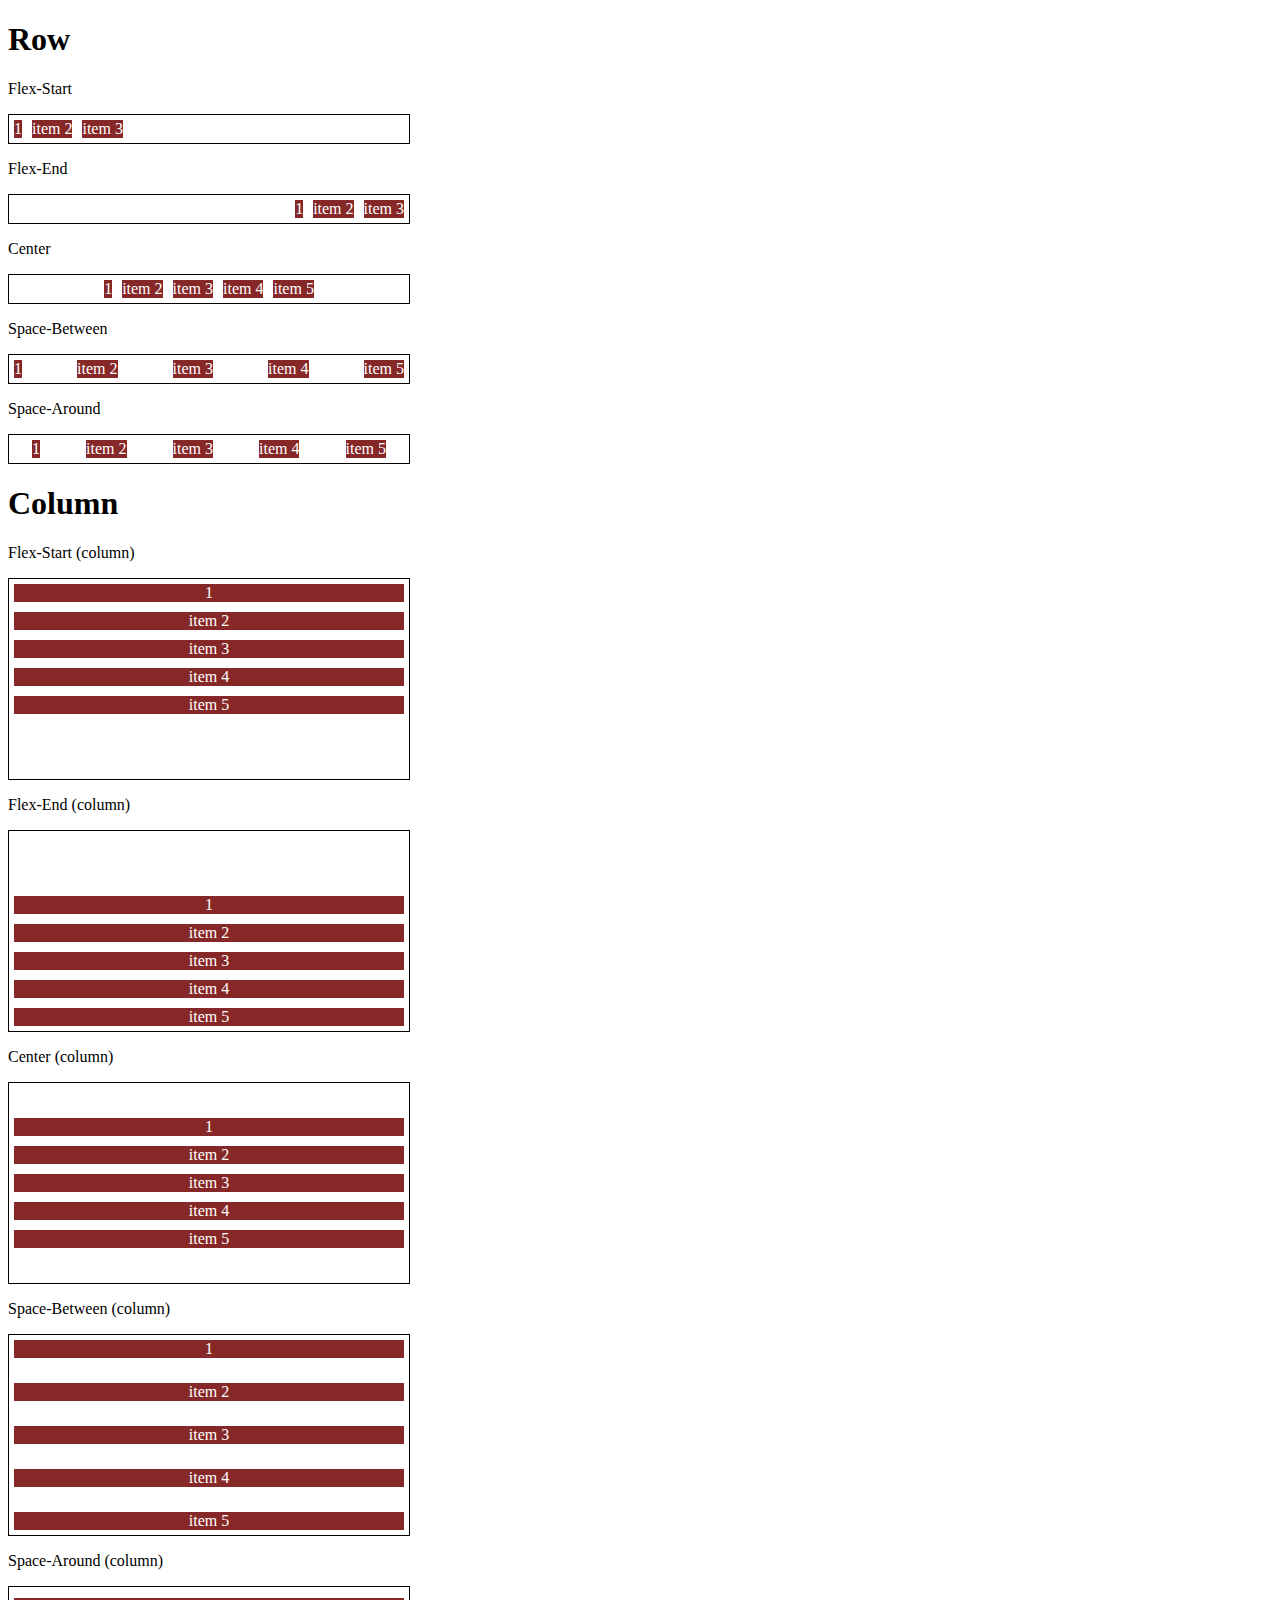
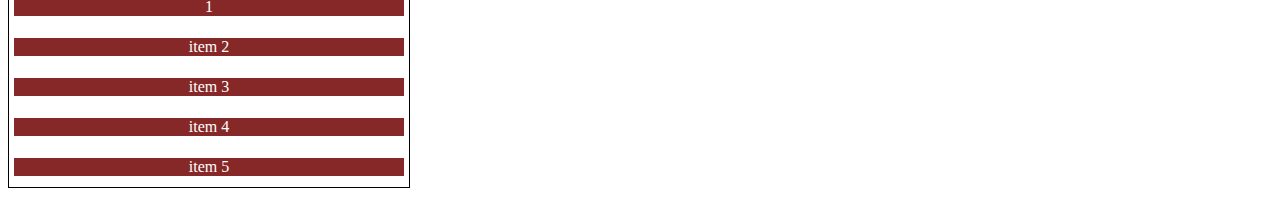
<file: CSS/justifycontente.html>
<!DOCTYPE html>
<html lang="en">
<head>
    <meta charset="UTF-8">
    <meta http-equiv="X-UA-Compatible" content="IE=edge">
    <meta name="viewport" content="width=device-width, initial-scale=1.0">
    <title>Justify Content</title>
    <style>
     .container{
        max-width: 400px;
        border: 1px solid black;
        margin: 0;
        display: flex;
        margin-bottom: 10px;
     }

     .item{
        background-color: rgb(134, 40, 40);
        margin: 5px;
        text-align: center;
        color: white;
     }
     .flex-start{
        justify-content: flex-start;
     }
     .flex-end{
        justify-content: end;
     }
     .center{
        justify-content: center;
     }
     .space-between{
        justify-content: space-between;
     }
     .space-around{
        justify-content: space-around;
     }
     .column{
        flex-direction: column;
        min-height: 200px;
     }
     
    </style>
</head>
<body>
    <h1>Row</h1>
    <p>Flex-Start</p>
    <section class="container flex-start">
        <div class="item">1</div>
        <div class="item">item 2</div>
        <div class="item">item 3</div>
    </section>
    <p>Flex-End</p>
    <section class="container flex-end">
        <div class="item">1</div>
        <div class="item">item 2</div>
        <div class="item">item 3</div>
    </section>
    <p>Center</p>
    <section class="container center">
        <div class="item">1</div>
        <div class="item">item 2</div>
        <div class="item">item 3</div>
        <div class="item">item 4</div>
        <div class="item">item 5</div>
    </section>
    <p>Space-Between</p>
    <section class="container space-between">
        <div class="item">1</div>
        <div class="item">item 2</div>
        <div class="item">item 3</div>
        <div class="item">item 4</div>
        <div class="item">item 5</div>
    </section>
    <p>Space-Around</p>
    <section class="container space-around">
        <div class="item">1</div>
        <div class="item">item 2</div>
        <div class="item">item 3</div>
        <div class="item">item 4</div>
        <div class="item">item 5</div>
    </section>

    <h1>Column</h1>
    <p>Flex-Start (column)</p>
    <section class="container flex-start column">
        <div class="item">1</div>
        <div class="item">item 2</div>
        <div class="item">item 3</div>
        <div class="item">item 4</div>
        <div class="item">item 5</div>
    </section>
    <p>Flex-End (column)</p>
    <section class="container flex-end column">
        <div class="item">1</div>
        <div class="item">item 2</div>
        <div class="item">item 3</div>
        <div class="item">item 4</div>
        <div class="item">item 5</div>
    </section>
    <p>Center (column)</p>
    <section class="container center column">
        <div class="item">1</div>
        <div class="item">item 2</div>
        <div class="item">item 3</div>
        <div class="item">item 4</div>
        <div class="item">item 5</div>
    </section>

    <p>Space-Between (column)</p>
    <section class="container space-between column">
        <div class="item">1</div>
        <div class="item">item 2</div>
        <div class="item">item 3</div>
        <div class="item">item 4</div>
        <div class="item">item 5</div>
    </section>
    <p>Space-Around (column)</p>
    <section class="container space-around column">
        <div class="item">1</div>
        <div class="item">item 2</div>
        <div class="item">item 3</div>
        <div class="item">item 4</div>
        <div class="item">item 5</div>
    </section>
</body>
</html>
</file>
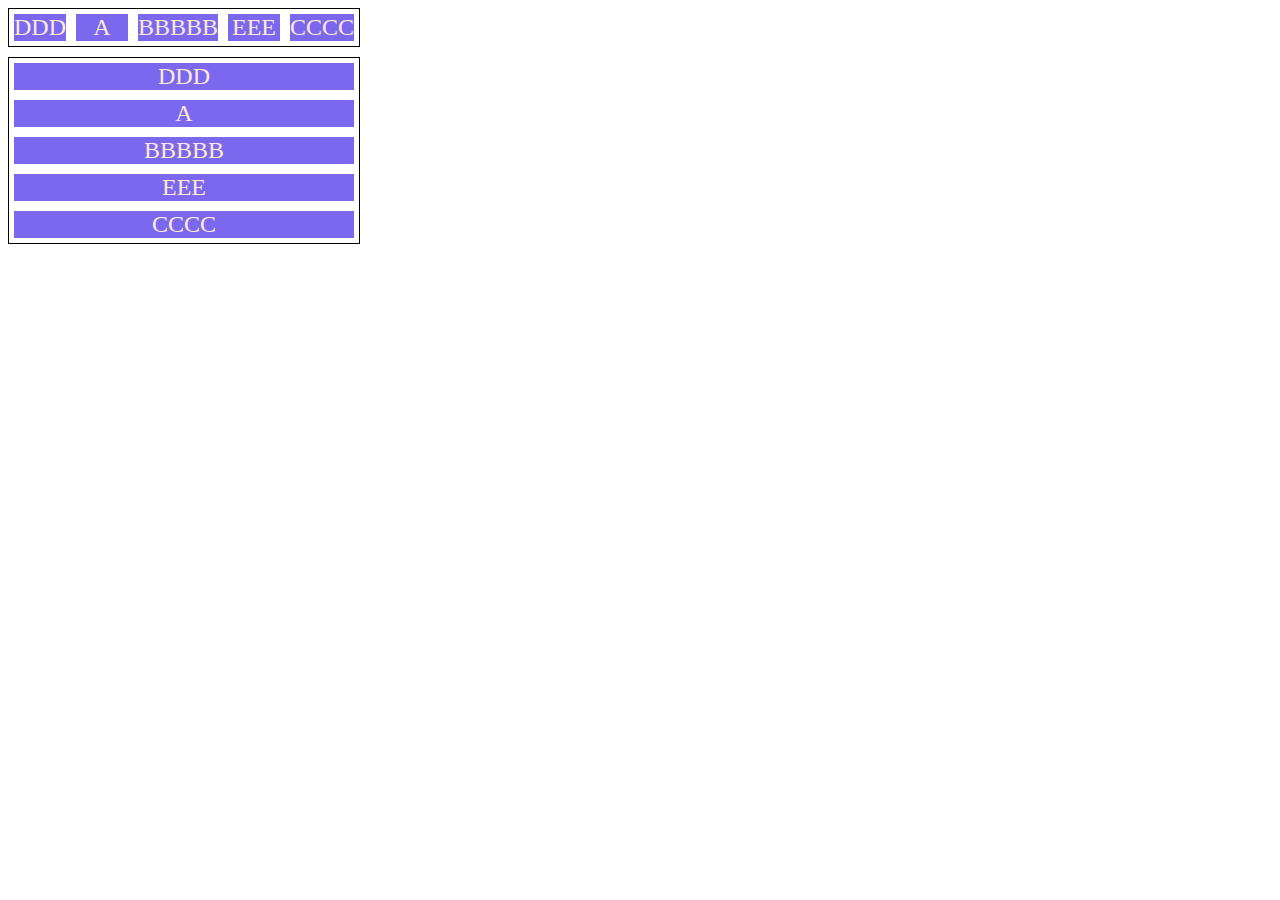
<file: CSS/order.html>
<!DOCTYPE html>
<html lang="en">
<head>
    <meta charset="UTF-8">
    <meta http-equiv="X-UA-Compatible" content="IE=edge">
    <meta name="viewport" content="width=device-width, initial-scale=1.0">
    <title>FLEX</title>
    <style>
         .flex-container{
        display: flex;
        border: 1px solid black;
        max-width: 350px;
        margin-bottom: 10px;
    }
    .item{
        flex:1;
        background-color: mediumslateblue;
        color: antiquewhite;
        font-size: 24px;
        text-align: center;
        margin: 5px;
    } 
    .o1{
        order: 1;
    }
    .o2{
        order: 2;
    }
    .o3{
        order: 3;
    }
    .o4{
        order: 4;
    }
    .o5{
        order: 5;
    }
    .direction{
        flex-direction: column;
    }
    </style>
  
</head>
<body>
    <div class="flex-container">
        <div class="item o2">A</div>
        <div class="item o4">BBBBB</div>
        <div class="item o5">CCCC</div>
        <div class="item o1">DDD</div>
        <div class="item o4">EEE</div>
    </div>
    <div class="flex-container direction">
        <div class="item o2">A</div>
        <div class="item o4">BBBBB</div>
        <div class="item o5">CCCC</div>
        <div class="item o1">DDD</div>
        <div class="item o4">EEE</div>
    </div>
</body>
</html>
</file>
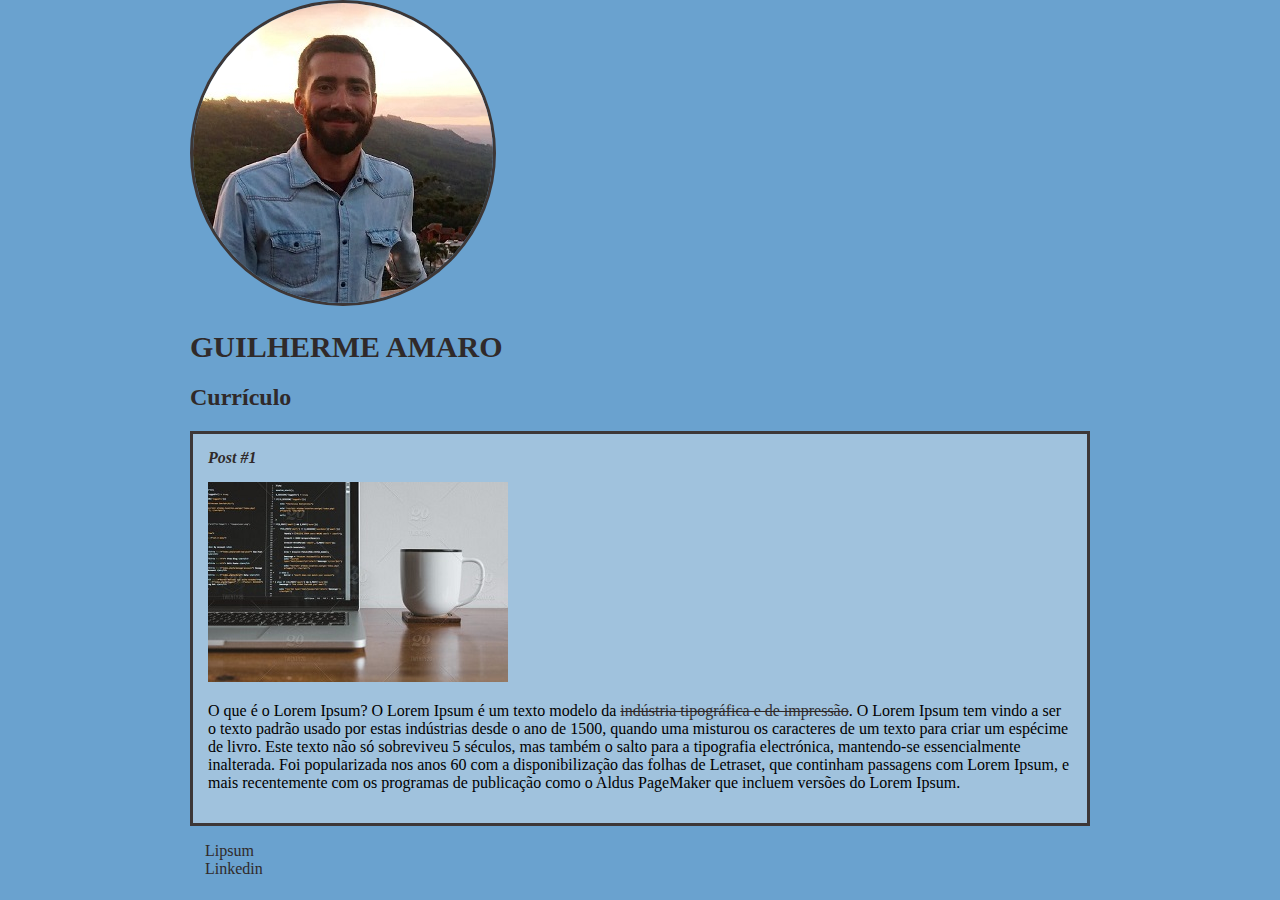
<file: HTML/htmlexercicio.html>
<!DOCTYPE html>
<html>

    <head>
        <meta charset="utf-8">
        <title>Meu Currículo</title>
        <link rel="stylesheet" href="style.css">

    </head>
    <body>
<header>
    <img src="perfil2.jpg" alt="Imagem de teste" class="photo">
    <h1 id="title">Guilherme Amaro</h1>
</header>

<section>
    <header>
        <h2 class="subtitle">Currículo</h2>
    </header>
    <article class="post">
        <header>
            <h3 class="post_title">Post #1</h3>
            <img src="coff.jpg" alt="Imagem de teste2">
        </header>
        <p> O que é o Lorem Ipsum?
            O Lorem Ipsum é um texto modelo da <a href="https://pt.lipsum.com/" target="_blank">indústria tipográfica e de impressão</a>.
             O Lorem Ipsum tem vindo a ser o texto padrão usado por estas indústrias desde o ano de 1500, 
             quando uma misturou os caracteres de um texto para criar um espécime de livro.
            Este texto não só sobreviveu 5 séculos, mas também o salto para a tipografia electrónica,
            mantendo-se essencialmente inalterada. Foi popularizada nos anos 60 com a disponibilização das folhas de Letraset,
             que continham passagens com Lorem Ipsum, e mais recentemente com os programas de publicação 
             como o Aldus PageMaker que incluem versões do Lorem Ipsum.
            
        </p>
    </article>
</section>
<footer>
    <ul class="contacts_list"> 
        <li>
            <a href="https://pt.lipsum.com/" target="_blank">Lipsum</a>
        </li>
        <li>
            <a href="https://www.linkedin.com/in/guilherme-amaro-5b4904b1" target="_blank">Linkedin</a>
        </li>
    </ul>
</footer>
</body>
</html>
</file>
<file: Recriando o Instagram/instagram-dio-master/style.css>
* {
    padding: 0;
    margin: 0;
    box-sizing: border-box;
    text-decoration: none;
    font-family: Arial, Helvetica, sans-serif;
    font-size: 14px;
    font-style: inherit;
}
body {
    width: 100%;
    min-height: 100vh;
    background-color: rgb(243, 243, 243);
    margin: 0;
    padding: 0;
    display: flex;
    justify-content: center;

}

.instagram-wrapper {            /*DEIXA O INSTAGRAM E O LOGIN NO MEIO DA TELA*/
    display: flex; 
    align-items: center;
    justify-content: start;
    width: 60%;
    height: 100vh;
}

.instagram-phone{
    display: flex;
    align-items: center;
    justify-content: center;
    width: 50%;
}

.instagram-phone img{
    height: 50rem;
}

.instagram-continue{
    display: flex;
    align-items: center;
    justify-content: space-between;
    flex-direction: column;
    width: 100%;
    min-height: 34rem;
}

.group{
    display: flex;
    justify-content: space-between;
    align-items: center;
    flex-direction: column;
    background-color: azure;
    width: 100%;
    padding: 1.3rem 0;
    border: 1px solid lightgrey;
}

.group:nth-child(1){
    min-height: 19rem;
}
.instagram-logo{
    height: 3rem;
}

.profile-photo{
    display: flex;
    justify-content: center;
    align-items: center;
    border-radius: 50%; /* PARA ARREDONDAR A IMAGEM*/
    overflow: hidden;
}
.profile-photo img{
    height: 6rem;
}

.instagram-login{
    background-color: rgb(14, 147, 236);
    color: aliceblue;
    padding: 8px;
    border-radius: 4px;
}

.instagram-logout{
    color:mediumblue ;
    margin-top: 1rem;

}
.not-account{
    color: rgb(107, 103, 103);

}

.link-blue{
    color:mediumblue ;
}

.get-the-app{
    display: flex;
    flex-direction: column;   /*UM ITEM ESTÁ ABAIXO DO OUTRO*/
    align-items: center;
    justify-content: center;
    width: 100%;
    padding: 1.3rem 0;

}

.download{
    display: flex;
    width: 100%;
    justify-content: space-evenly; 
    align-items: center;
    padding: 1rem;

}

.app-download{
    height: 3rem;
    width: 10rem;
    background-size: cover;
}

.app-download:nth-child(1) {
    background-image: url('./img/apple-button.png');
}

.app-download:nth-child(2) {
    background-image: url('./img/googleplay-button.png');
}

/* media queries */

@media(max-width: 1024px){
    .instagram-wrapper{
        width: 90%;
    }
}

@media(max-width: 650px){
    .body{
        background-color: white;
    }
    .instagram-wrapper{
        width: 90%;
    }
    .instagram-phone{
        display: none;
    }
    .instagram-continue{
        width: 100%;
    }
    .group{
        border:1px solid transparent;
    }
}
</file>
<file: ProjetoFlexbox/project-flexbox-dio-master/flex-projeto/style.css>
* {
    margin: 0;
    padding: 0;
    font-family: "Open Sans", sans-serif;
  }
  
  
  ul {
    list-style: none;
    margin: 0;
    padding: 0;
  }
  
  
  ul li a {
    text-decoration: none;
  }
  
  div img{
    display: block;
    width: 100%;
  }
  
  .flex-container {
    display: flex;
    max-width: 992px;
    margin: auto;
    width: 100%;
    min-width: 320px;
    
  }
  header {
    background-color: rgb(12, 12, 131);
    height: 100px;
    display: flex;
    align-items: center;
    color:aliceblue;
  }
  header .list-items{
    display: flex;
    max-width: 260px;
    width: 100%;
    justify-content: space-between;
    align-items: center;
  }
  .list-items li a{
    color: antiquewhite;
  }
  header .menu{
    justify-content: space-between; 
  }
  .apresentacao{
    height: 100vh;
    align-items: center;
    justify-content: space-between;
  }
  .apresentacao .texto-apresentacao{
    min-height: 200px;
  
  }
  .texto-apresentacao h1{
   color: rgb(12, 12, 131);
   font-size: 48px;
   margin-bottom: 10px;
  }
  .texto-apresentacao a{
    background-color: rgb(12, 12, 131);
    color: antiquewhite;
    text-align: center;
    border-radius: 30px;
    width: 220px;
    display: block;
    text-decoration: none;
    height: 50px;
    line-height: 50px;
    margin-top: 10px;
    margin-bottom: 10px;
  }

  #quem-somos{
    flex-direction: row-reverse;
    align-items: center;
    justify-content: space-between;
  }
  #quem-somos h2{
    font-size: 32px;
    color: rgb(12, 12, 131);
    display: flex;
    margin-bottom: 20px;
  }
  #quem-somos h2::before{
    content: "";
    height: 50px;
    width: 5px;
    margin-right: 5px;
    background-color: #122A57;
    position: relative;
}
#quem-somos p{
    margin-bottom: 10px;
    width: 90%;
}
#quem-somos img{
    min-width: 420px;
}

.container-externo{
    background-color: #122A57;
    width: 100%;
}
#servicos{
    flex-direction: column;
    padding-top: 50px;
    padding-bottom: 100px;
}

#servicos h2 {
    color: aliceblue;
    font-size: 32px;
    margin-bottom: 20px;
}
.list-servicos{
    display: flex;
    justify-content: space-between;
}
.list-servicos .item-servico{
        text-align: center;
}
.item-servico a{
    width: 220px;
    background-color: antiquewhite;
    border-radius: 30px;
    height: 50px;
    text-align: center;
    margin-top: 20px;
    line-height: 50px;
    padding: 5px 10px;
    color: #122A57;
    font-size: 12px;
    text-decoration: none;
    font-weight: 700;
}
.item-servico p{
    font-weight: 700;
    font-size: 18px;
    color:antiquewhite;
    margin-top: 20px;
}

.item-servico img {
    width: 80%;
    margin: auto;
}
#planos{
    flex-direction: column;
    min-height: 100vh;
    padding-top: 50px;
}
#planos h2{
    font-size: 32px;

}
.list-planos{
    display:flex;
    align-items: flex-end;
    justify-content: space-between;
}
.item-plano{
    flex:1;
    border:3px solid black;
    margin-right: 20px;
    padding: 10px;
    max-width: 240px;
   
}
.btn {
    background-color: rgb(12, 12, 131);
    color: antiquewhite;
    text-align: center;
    border-radius: 30px;
    width: 220px;
    display: block;
    text-decoration: none;
    height: 50px;
    line-height: 50px;
    margin-top: 10px;
    margin-bottom: 10px;
  }
  .item-plano .btn{
    margin: auto;
    margin-bottom: 20px;
  }
  .item-plano h3{
    font-size: 24px;
    display: flex;
    flex-direction: column;
    text-align: center;
    margin-top: 20px;
  }

  .item-plano h3::after{
    content: "";
    background-color: rgb(12, 12, 131);
    width: 100%;
    height: 3px;
    margin-top: 20px;
    margin-bottom: 10px;
  }
  .item-plano ul{
    padding: 10px 20px;
    display: flex;
    flex-direction: column;
    margin-bottom: 10px;
  }
  .item-plano ul li {
    display: flex;
    flex-wrap: nowrap;
    align-items: center;
  }
  .item-plano ul li::before{
    content: "";
    width: 10px;
    height: 10px;
    background-color: rgb(12, 12, 131);
    margin-right: 5px;

  }

  footer{
    background-color: rgb(12, 12, 131);
    height: 70px;
    display: flex;
    align-items: center;
  }
  footer .footer{
    justify-content: space-between;
    color: aliceblue;
  }

  /* mobile */
  @media(max-width: 992px) {
    .flex-container{
        flex-direction: column;
    } 
    .apresentacao{
        flex-direction: column-reverse;
      
    } .apresentacao .texto-apresentacao{
        width: 100%;
    }
    #quem-somos{
        flex-direction: column-reverse;
    }
    #quem-somos img{
        min-width: 320px;
        margin: auto;
    }
    .list-servicos{
        flex-direction: column;
    }
    .item-servico img{
        width: 50%;
        margin: auto;
    }
    .list-planos{
        flex-direction: column;
        align-items: flex-start;
        margin-bottom: 20px;
    }
    .list-planos .item-plano{
        max-width: 90%;
        margin: auto;
        width: 100%;
        margin-bottom: 20px;
    }

  }
</file>
<file: HTML/style.css>
body{
    background-color: rgb(106, 162, 207);
    font-family: Verdana;
    max-width: 900px;
    margin:auto;
}
 .photo{
     border: 3px, solid rgb(61, 55, 55);
     border-radius: 50%;
 }

#title, .subtitle, .post_title {
    color: rgb(48, 42, 42);
 }

 #title {
     font-size: 30px;
     text-transform: uppercase;
 }
 a {
     text-decoration: line-through;
     color: rgb(48, 42, 42);
 }
 .post_title {
     font-size: 16px;
     font-style: italic;
     margin: 0;
     margin-bottom: 15px;
 }

 .post {
     background-color: rgb(160, 194, 221);
     padding: 15px;
     border: 3px solid rgb(61, 55, 55);
     margin-bottom: 15px;
     border-radius: 5pix;
 }
 .post_content {
     margin:0;
     margin-bottom: 15px;
     text-align: center;
   
 }
 .contacts_list {
     list-style-type: none;
     padding-left: 15px;
 }
 .contacts_list li a {
    text-decoration: none;
 }
</file>
